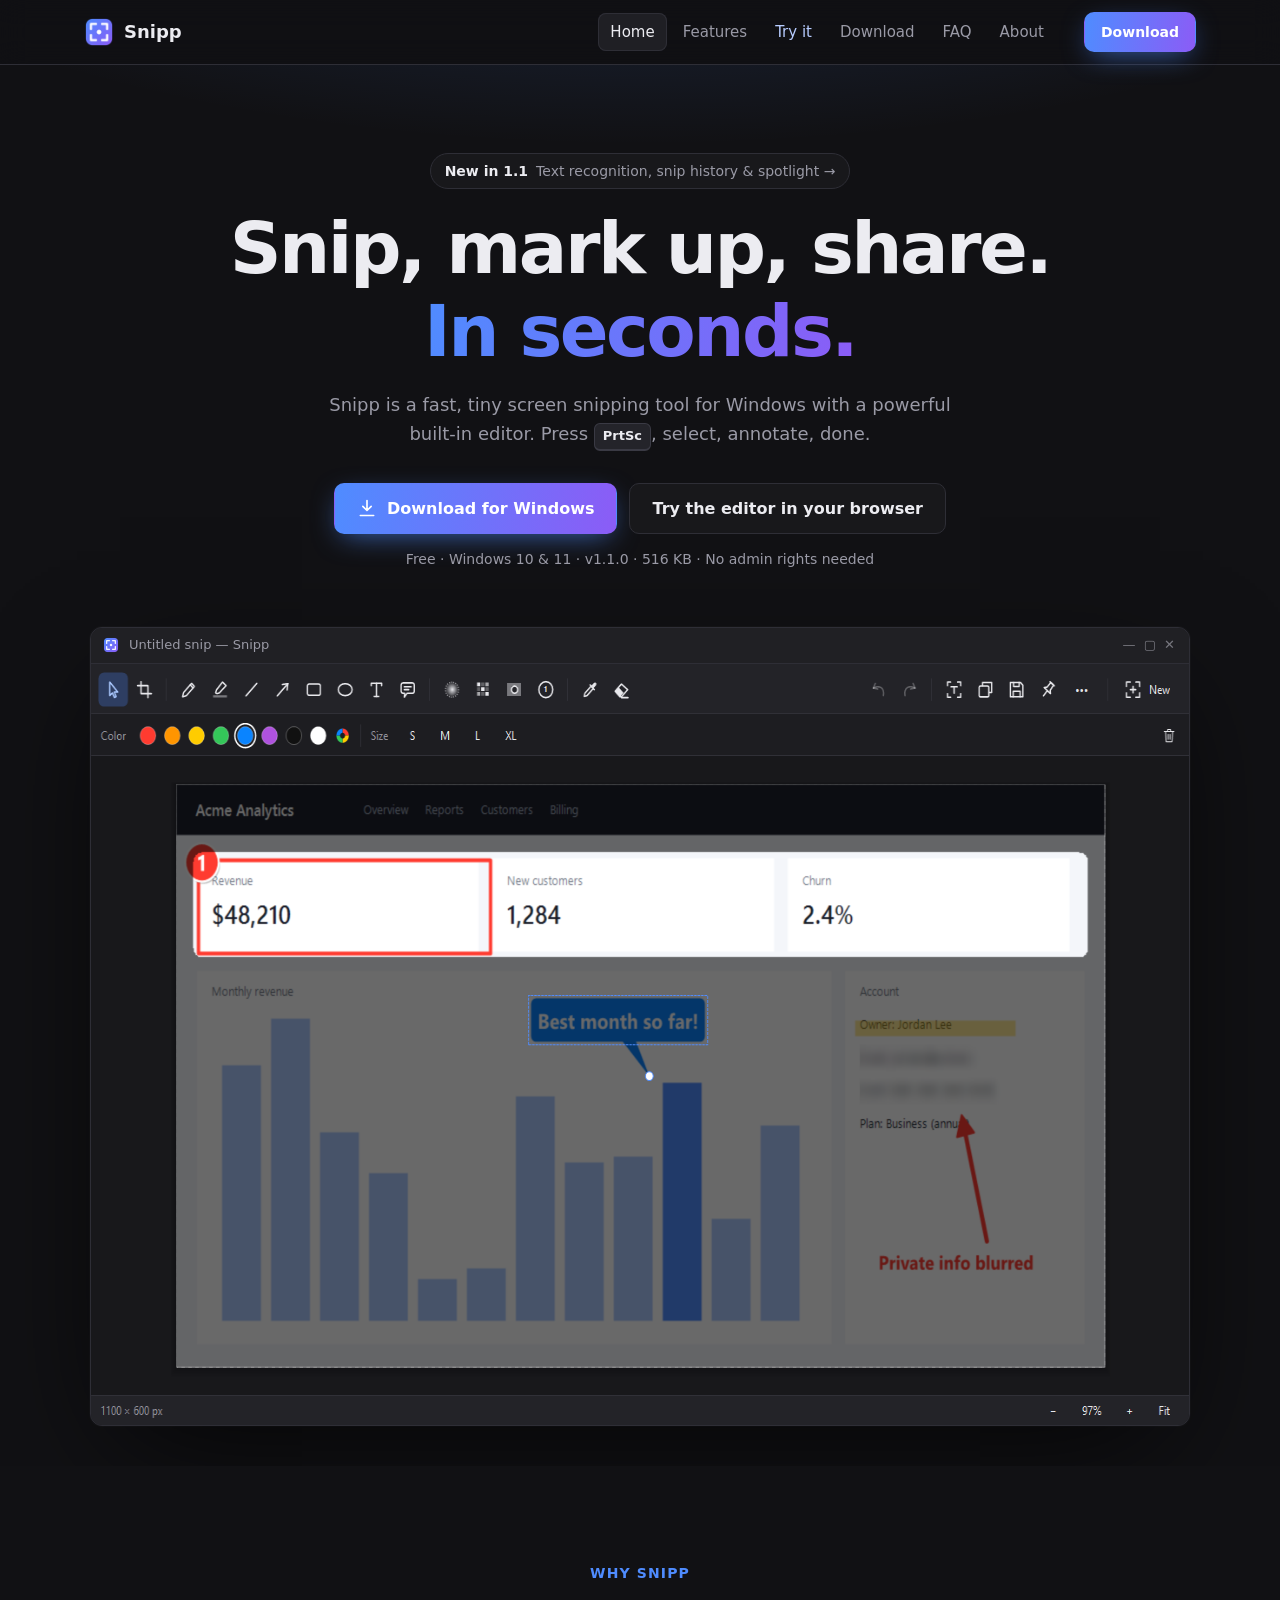
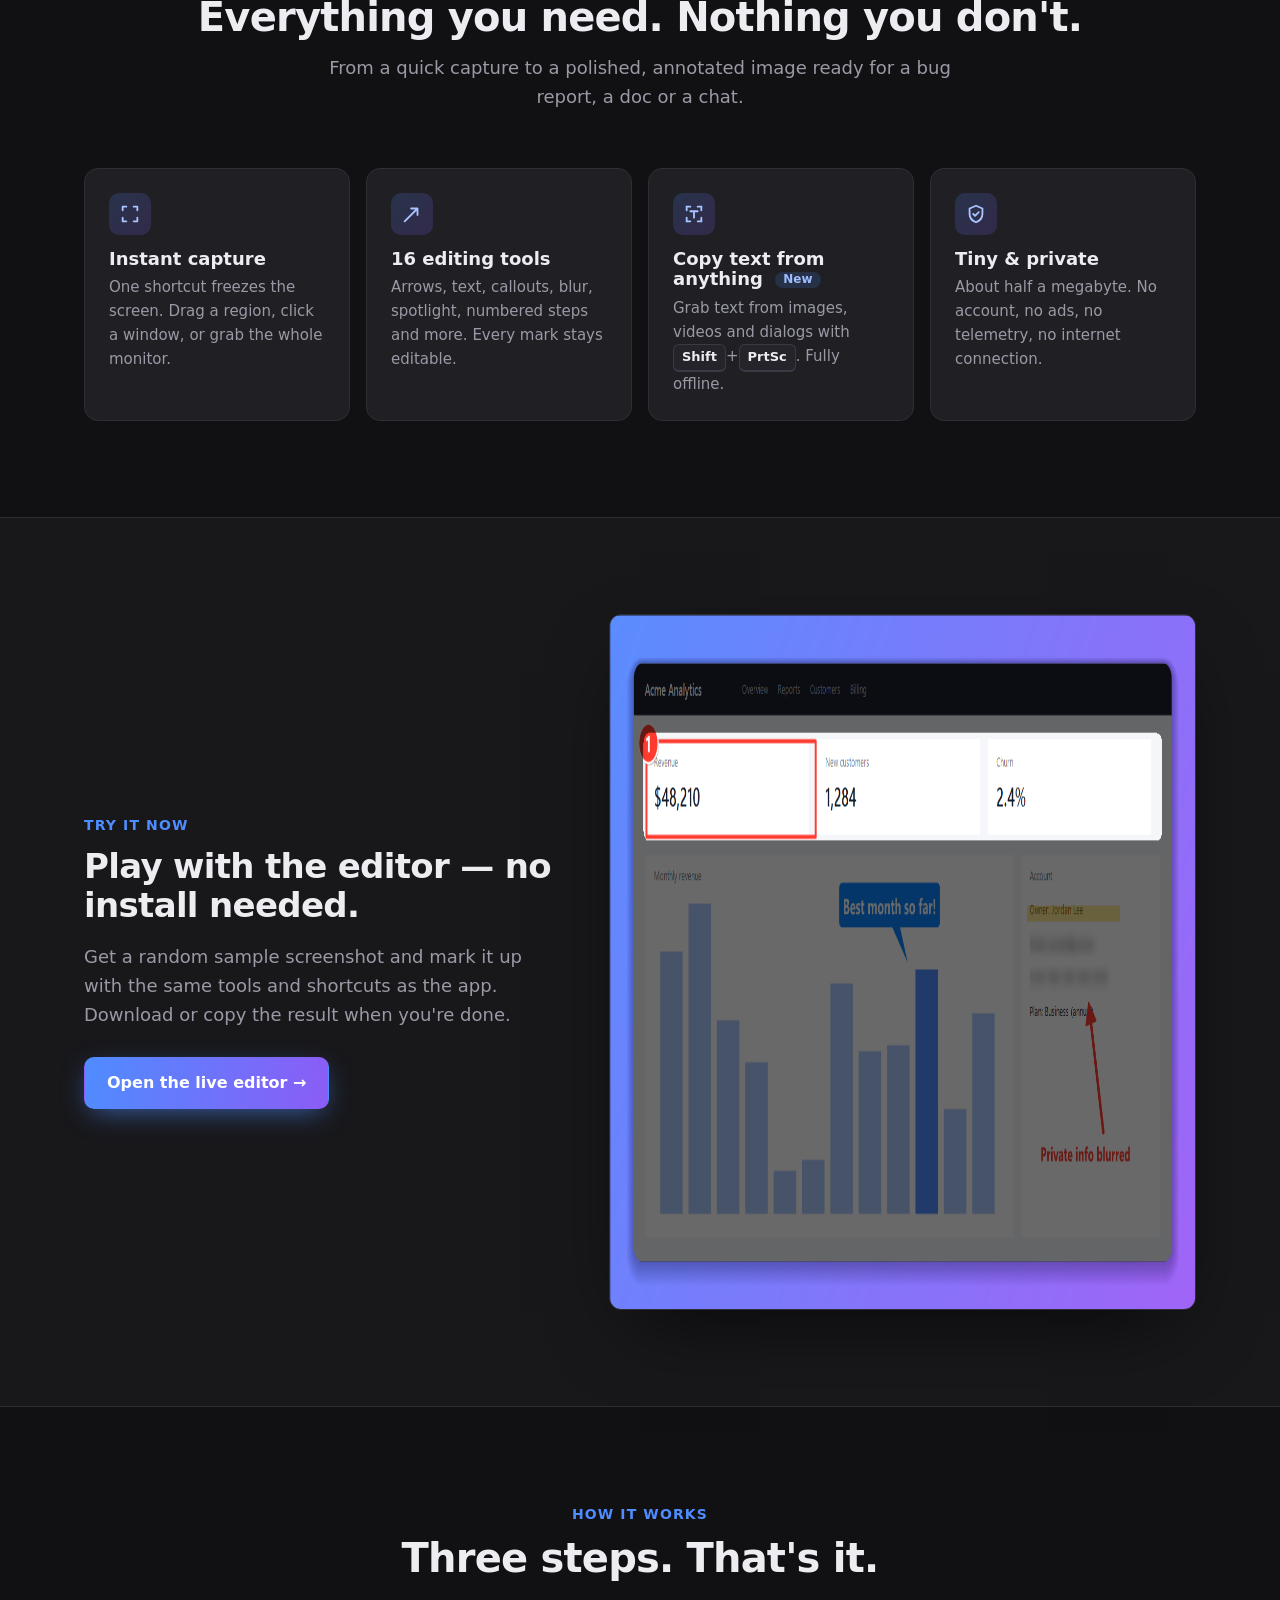
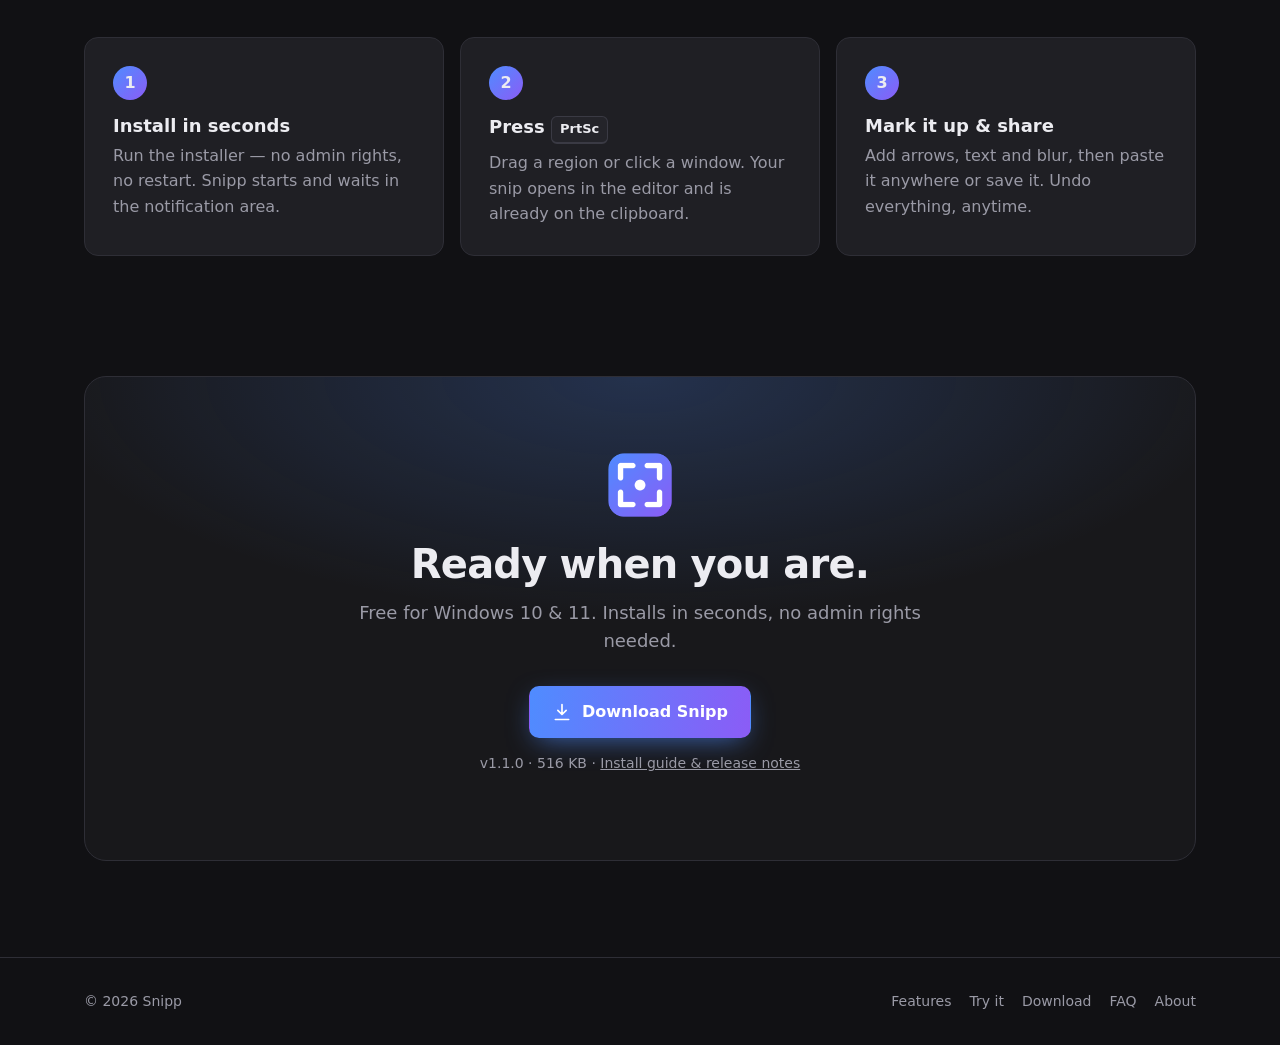
<file: index.html>
<!doctype html>
<html lang="en">
<head>
<meta charset="utf-8">
<meta name="viewport" content="width=device-width, initial-scale=1">
<title>Snipp — Screen snipping for Windows</title>
<meta name="description" content="Snipp is a free, fast screen snipping tool for Windows 10 and 11 with a built-in editor: arrows, text, blur, spotlight, callouts, text recognition, snip history and more.">
<meta name="theme-color" content="#18181b">
<meta property="og:title" content="Snipp — Screen snipping for Windows">
<meta property="og:description" content="Snip, mark up and share in seconds. Free, tiny and fully offline.">
<meta property="og:image" content="assets/framed.png">
<link rel="icon" href="favicon.ico">
<link rel="stylesheet" href="assets/site.css">
<script src="assets/site.js" defer></script>
</head>
<body>

<nav class="top">
  <div class="wrap">
    <a class="brand" href="index.html"><img src="assets/logo.png" alt="">Snipp</a>
    <div class="tabs">
      <a href="index.html" aria-current="page">Home</a>
      <a href="features.html">Features</a>
      <a href="demo.html" class="try">Try it</a>
      <a href="download.html">Download</a>
      <a href="faq.html">FAQ</a>
      <a href="about.html">About</a>
    </div>
    <a class="btn btn-primary btn-sm" href="download.html">Download</a>
    <button class="menu-btn" aria-label="Menu" aria-expanded="false">☰</button>
  </div>
</nav>

<header class="hero">
  <div class="wrap">
    <a class="pill" href="features.html"><b>New in 1.1</b> Text recognition, snip history &amp; spotlight →</a>
    <h1>Snip, mark up, share.<br><span class="grad">In seconds.</span></h1>
    <p class="lead">Snipp is a fast, tiny screen snipping tool for Windows with a powerful built-in editor. Press <kbd>PrtSc</kbd>, select, annotate, done.</p>
    <div class="cta">
      <a class="btn btn-primary" href="downloads/SnippSetup.exe" download>
        <svg viewBox="0 0 24 24" fill="none" stroke="currentColor" stroke-width="2" stroke-linecap="round" stroke-linejoin="round"><path d="M12 3v12m0 0-5-5m5 5 5-5M4 21h16"/></svg>
        Download for Windows
      </a>
      <a class="btn btn-ghost" href="demo.html">Try the editor in your browser</a>
    </div>
    <p class="meta">Free · Windows 10 &amp; 11 · <!--size-->v1.1.0 · 516 KB<!--/size--> · No admin rights needed</p>

    <div class="window">
      <div class="titlebar"><img src="assets/logo.png" alt="">Untitled snip — Snipp<span class="ctl">— ▢ ✕</span></div>
      <img src="assets/editor.png" alt="The Snipp editor with a spotlight, a callout bubble, a numbered step, an arrow and a blurred area on a dashboard screenshot" width="1264" height="761">
    </div>
  </div>
</header>

<section>
  <div class="wrap">
    <div class="section-head">
      <div class="eyebrow">Why Snipp</div>
      <h2>Everything you need. Nothing you don't.</h2>
      <p class="lead">From a quick capture to a polished, annotated image ready for a bug report, a doc or a chat.</p>
    </div>
    <div class="grid">
      <a class="card" href="features.html#capture"><div class="icon"><svg viewBox="0 0 24 24" fill="none" stroke="currentColor" stroke-width="2" stroke-linecap="round" stroke-linejoin="round"><path d="M4 8V4h4M16 4h4v4M20 16v4h-4M8 20H4v-4"/></svg></div><h3>Instant capture</h3><p>One shortcut freezes the screen. Drag a region, click a window, or grab the whole monitor.</p></a>
      <a class="card" href="features.html#editor"><div class="icon"><svg viewBox="0 0 24 24" fill="none" stroke="currentColor" stroke-width="2" stroke-linecap="round" stroke-linejoin="round"><path d="M4 20 18 6M18 6h-7M18 6v7"/></svg></div><h3>16 editing tools</h3><p>Arrows, text, callouts, blur, spotlight, numbered steps and more. Every mark stays editable.</p></a>
      <a class="card" href="features.html#ocr"><div class="icon"><svg viewBox="0 0 24 24" fill="none" stroke="currentColor" stroke-width="2" stroke-linecap="round"><path d="M4 8V4h4M16 4h4v4M20 16v4h-4M8 20H4v-4M8 9h8M12 9v7"/></svg></div><h3>Copy text from anything <span class="tag">New</span></h3><p>Grab text from images, videos and dialogs with <kbd>Shift</kbd>+<kbd>PrtSc</kbd>. Fully offline.</p></a>
      <a class="card" href="about.html"><div class="icon"><svg viewBox="0 0 24 24" fill="none" stroke="currentColor" stroke-width="2" stroke-linecap="round" stroke-linejoin="round"><path d="M12 3 5 6v6c0 4 3 7.5 7 9 4-1.5 7-5 7-9V6z"/><path d="m9 12 2 2 4-4"/></svg></div><h3>Tiny &amp; private</h3><p>About half a megabyte. No account, no ads, no telemetry, no internet connection.</p></a>
    </div>
  </div>
</section>

<section class="band">
  <div class="wrap">
    <div class="split">
      <div class="copy">
        <div class="eyebrow">Try it now</div>
        <h2>Play with the editor — no install needed.</h2>
        <p class="lead">Get a random sample screenshot and mark it up with the same tools and shortcuts as the app. Download or copy the result when you're done.</p>
        <div class="cta" style="justify-content:flex-start;margin-top:28px"><a class="btn btn-primary" href="demo.html">Open the live editor →</a></div>
      </div>
      <a href="demo.html"><img class="shot" src="assets/framed.png" alt="An annotated snip with a frame and shadow" loading="lazy" width="1196" height="696"></a>
    </div>
  </div>
</section>

<section>
  <div class="wrap">
    <div class="section-head">
      <div class="eyebrow">How it works</div>
      <h2>Three steps. That's it.</h2>
    </div>
    <div class="steps">
      <div class="step"><h3>Install in seconds</h3><p>Run the installer — no admin rights, no restart. Snipp starts and waits in the notification area.</p></div>
      <div class="step"><h3>Press <kbd>PrtSc</kbd></h3><p>Drag a region or click a window. Your snip opens in the editor and is already on the clipboard.</p></div>
      <div class="step"><h3>Mark it up &amp; share</h3><p>Add arrows, text and blur, then paste it anywhere or save it. Undo everything, anytime.</p></div>
    </div>
  </div>
</section>

<section class="tight">
  <div class="wrap">
    <div class="download">
      <img src="assets/logo.png" alt="">
      <h2>Ready when you are.</h2>
      <p class="lead">Free for Windows 10 &amp; 11. Installs in seconds, no admin rights needed.</p>
      <a class="btn btn-primary" href="downloads/SnippSetup.exe" download>
        <svg viewBox="0 0 24 24" fill="none" stroke="currentColor" stroke-width="2" stroke-linecap="round" stroke-linejoin="round"><path d="M12 3v12m0 0-5-5m5 5 5-5M4 21h16"/></svg>
        Download Snipp
      </a>
      <p class="meta"><!--size-->v1.1.0 · 516 KB<!--/size--> · <a href="download.html">Install guide &amp; release notes</a></p>
    </div>
  </div>
</section>

<footer>
  <div class="wrap">
    <span>© 2026 Snipp</span>
    <span><a href="features.html">Features</a><a href="demo.html">Try it</a><a href="download.html">Download</a><a href="faq.html">FAQ</a><a href="about.html">About</a></span>
  </div>
</footer>

</body>
</html>
</file>
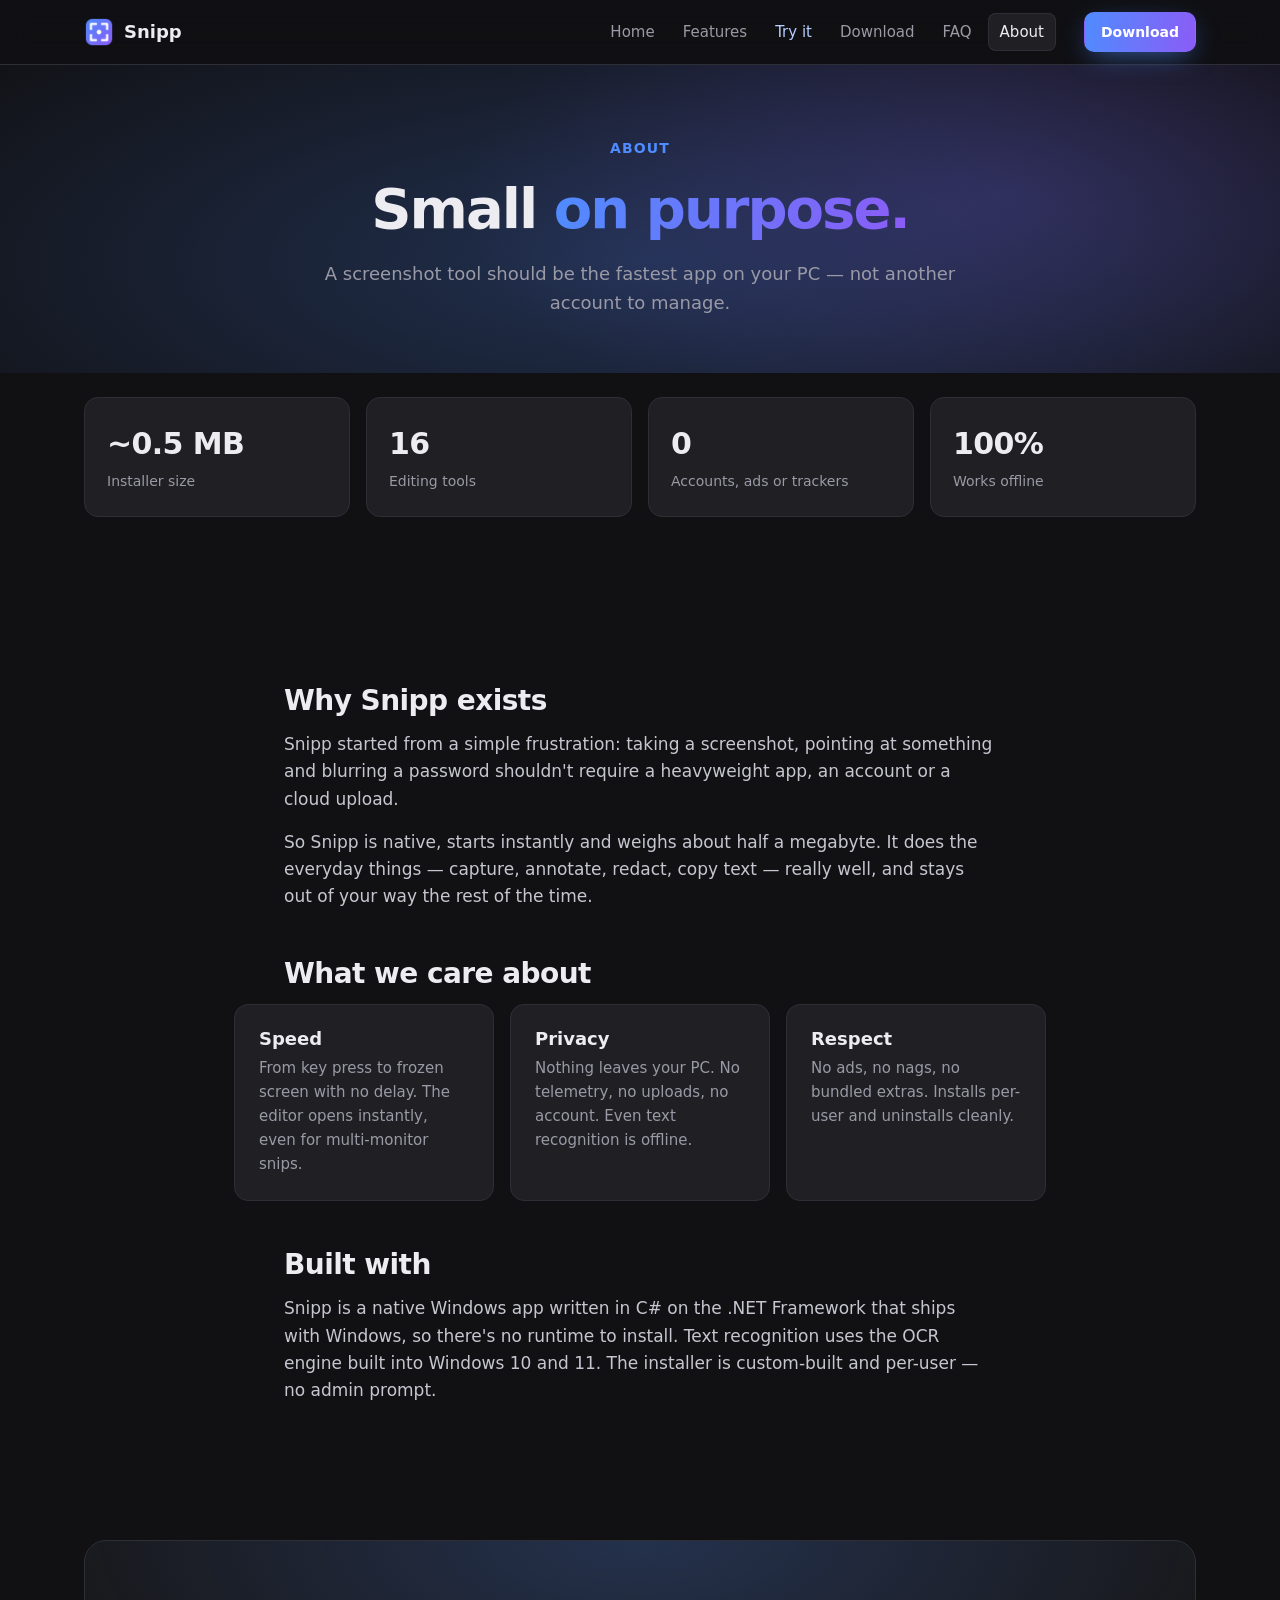
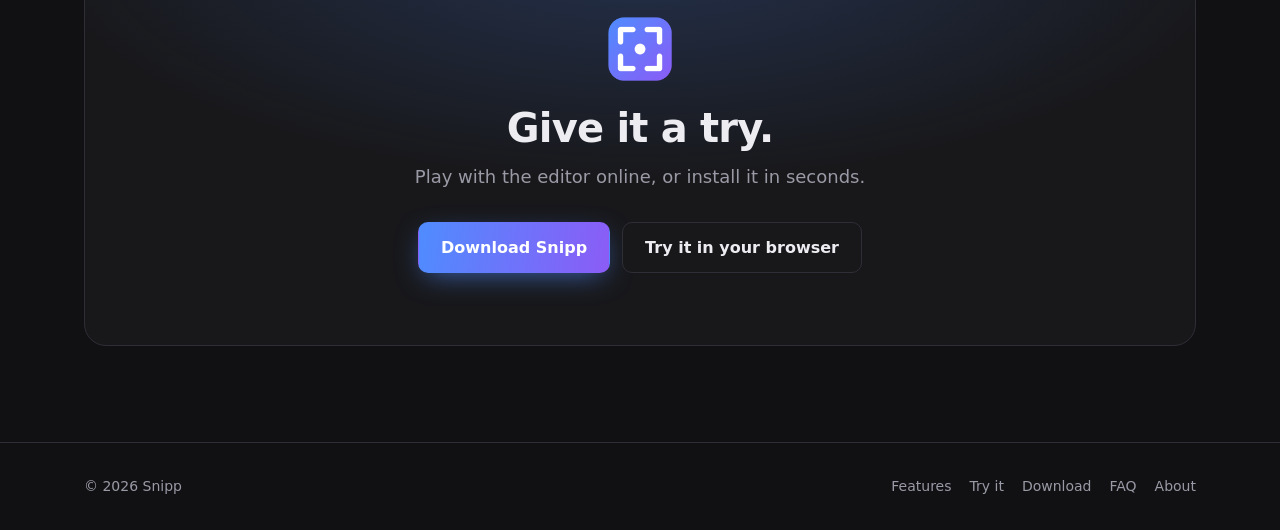
<file: about.html>
<!doctype html>
<html lang="en">
<head>
<meta charset="utf-8">
<meta name="viewport" content="width=device-width, initial-scale=1">
<title>About — Snipp</title>
<meta name="description" content="Why Snipp exists: a small, fast, private screen snipping tool for Windows.">
<meta name="theme-color" content="#18181b">
<link rel="icon" href="favicon.ico">
<link rel="stylesheet" href="assets/site.css">
<script src="assets/site.js" defer></script>
</head>
<body>

<nav class="top">
  <div class="wrap">
    <a class="brand" href="index.html"><img src="assets/logo.png" alt="">Snipp</a>
    <div class="tabs">
      <a href="index.html">Home</a>
      <a href="features.html">Features</a>
      <a href="demo.html" class="try">Try it</a>
      <a href="download.html">Download</a>
      <a href="faq.html">FAQ</a>
      <a href="about.html" aria-current="page">About</a>
    </div>
    <a class="btn btn-primary btn-sm" href="download.html">Download</a>
    <button class="menu-btn" aria-label="Menu" aria-expanded="false">☰</button>
  </div>
</nav>

<header class="hero page-hero">
  <div class="wrap">
    <div class="eyebrow">About</div>
    <h1>Small <span class="grad">on purpose.</span></h1>
    <p class="lead">A screenshot tool should be the fastest app on your PC — not another account to manage.</p>
  </div>
</header>

<section class="tight">
  <div class="wrap">
    <div class="stats">
      <div class="stat"><b>~0.5 MB</b><span>Installer size</span></div>
      <div class="stat"><b>16</b><span>Editing tools</span></div>
      <div class="stat"><b>0</b><span>Accounts, ads or trackers</span></div>
      <div class="stat"><b>100%</b><span>Works offline</span></div>
    </div>
  </div>
</section>

<section class="tight">
  <div class="wrap prose">
    <h2>Why Snipp exists</h2>
    <p>Snipp started from a simple frustration: taking a screenshot, pointing at something and blurring a password shouldn't require a heavyweight app, an account or a cloud upload.</p>
    <p>So Snipp is native, starts instantly and weighs about half a megabyte. It does the everyday things — capture, annotate, redact, copy text — really well, and stays out of your way the rest of the time.</p>

    <h2>What we care about</h2>
  </div>
  <div class="wrap" style="max-width:860px">
    <div class="grid" style="grid-template-columns:repeat(auto-fill,minmax(240px,1fr))">
      <div class="card"><h3 style="margin-top:0">Speed</h3><p>From key press to frozen screen with no delay. The editor opens instantly, even for multi-monitor snips.</p></div>
      <div class="card"><h3 style="margin-top:0">Privacy</h3><p>Nothing leaves your PC. No telemetry, no uploads, no account. Even text recognition is offline.</p></div>
      <div class="card"><h3 style="margin-top:0">Respect</h3><p>No ads, no nags, no bundled extras. Installs per-user and uninstalls cleanly.</p></div>
    </div>
  </div>
  <div class="wrap prose">
    <h2>Built with</h2>
    <p>Snipp is a native Windows app written in C# on the .NET Framework that ships with Windows, so there's no runtime to install. Text recognition uses the OCR engine built into Windows 10 and 11. The installer is custom-built and per-user — no admin prompt.</p>
  </div>
</section>

<section class="tight">
  <div class="wrap">
    <div class="download">
      <img src="assets/logo.png" alt="">
      <h2>Give it a try.</h2>
      <p class="lead">Play with the editor online, or install it in seconds.</p>
      <div class="cta">
        <a class="btn btn-primary" href="download.html">Download Snipp</a>
        <a class="btn btn-ghost" href="demo.html">Try it in your browser</a>
      </div>
    </div>
  </div>
</section>

<footer>
  <div class="wrap">
    <span>© 2026 Snipp</span>
    <span><a href="features.html">Features</a><a href="demo.html">Try it</a><a href="download.html">Download</a><a href="faq.html">FAQ</a><a href="about.html">About</a></span>
  </div>
</footer>

</body>
</html>
</file>
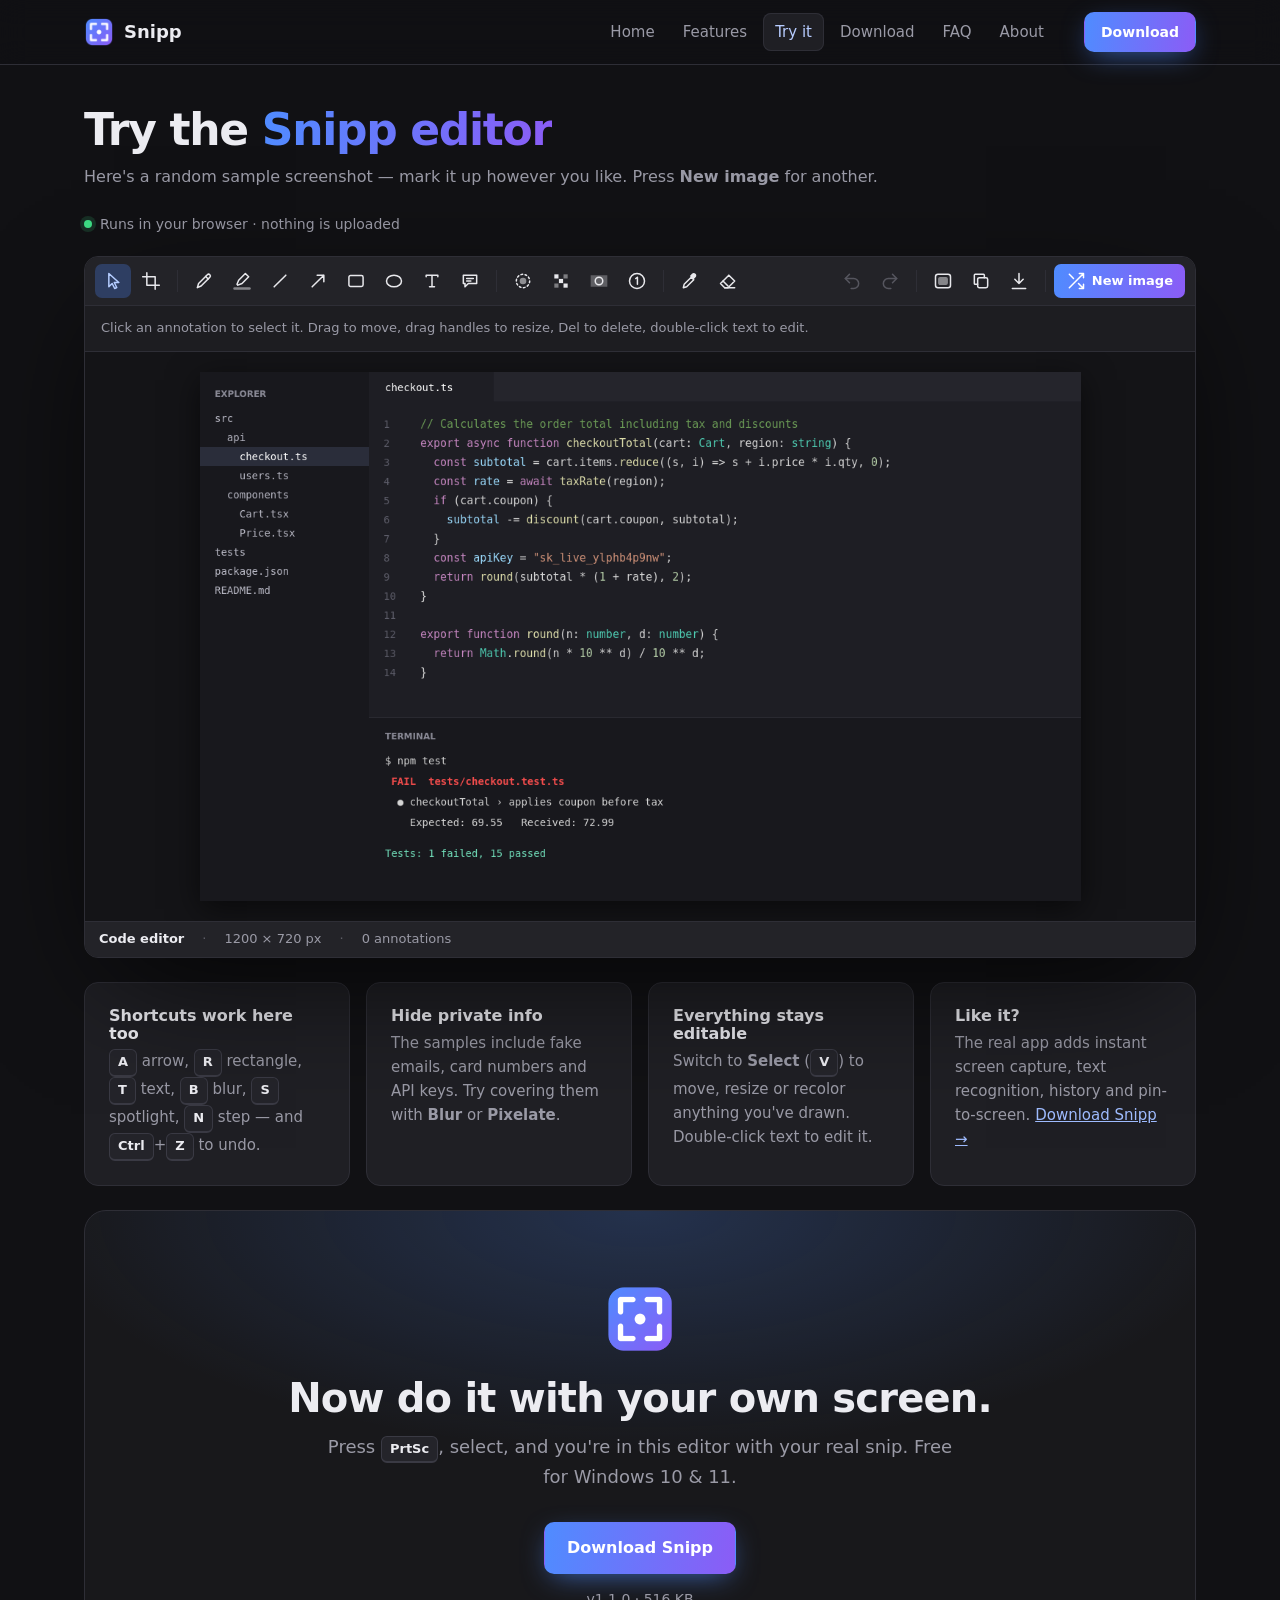
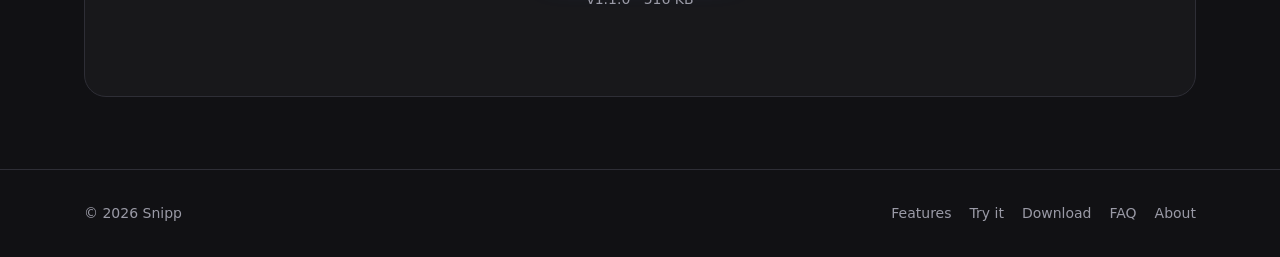
<file: demo.html>
<!doctype html>
<html lang="en">
<head>
<meta charset="utf-8">
<meta name="viewport" content="width=device-width, initial-scale=1">
<title>Try it — Snipp live editor</title>
<meta name="description" content="Try the Snipp editor in your browser: get a random sample screenshot and mark it up with arrows, text, blur, spotlight, callouts and more.">
<meta name="theme-color" content="#18181b">
<link rel="icon" href="favicon.ico">
<link rel="stylesheet" href="assets/site.css">
<script src="assets/site.js" defer></script>
<style>
  .demo-head { padding: 40px 0 20px; display: flex; align-items: end; justify-content: space-between; gap: 24px; flex-wrap: wrap; }
  .demo-head h1 { font-size: clamp(30px, 4.4vw, 44px); letter-spacing: -0.03em; }
  .demo-head p { margin: 8px 0 0; color: var(--muted); }
  .badge { display: inline-flex; align-items: center; gap: 8px; color: var(--muted); font-size: 14px; }
  .badge::before { content: ""; width: 8px; height: 8px; border-radius: 50%; background: #3ddc84; box-shadow: 0 0 0 4px rgba(61,220,132,.15); }

  .editor { border: 1px solid var(--border); border-radius: 14px; overflow: hidden; background: #18181b; box-shadow: 0 40px 120px -30px rgba(0,0,0,.8); display: flex; flex-direction: column; height: min(78vh, 820px); min-height: 520px; position: relative; }
  .ed-bar { display: flex; align-items: center; gap: 2px; padding: 7px 10px; background: #232328; border-bottom: 1px solid var(--border); overflow-x: auto; scrollbar-width: thin; }
  .ed-bar.props { background: #1d1d21; min-height: 46px; }
  .ed-group { display: flex; align-items: center; gap: 2px; }
  .ed-actions { margin-left: auto; padding-left: 16px; }
  .ed-btn { height: 34px; min-width: 34px; padding: 0 8px; display: inline-flex; align-items: center; justify-content: center; gap: 6px; border: 0; border-radius: 7px; background: transparent; color: #e8e8ec; font: 600 13px/1 "Segoe UI", system-ui, sans-serif; cursor: pointer; flex-shrink: 0; transition: background .12s; }
  .ed-btn svg { width: 20px; height: 20px; }
  .ed-btn:hover:not(:disabled) { background: #34343c; }
  .ed-btn.on { background: #2e3e62; color: #b4ccff; }
  .ed-btn:disabled { color: #55555e; cursor: default; }
  .ed-btn.accent { background: linear-gradient(100deg, var(--accent), var(--accent-2)); color: #fff; padding: 0 12px; }
  .ed-btn.accent:hover { filter: brightness(1.1); }
  .ed-btn.push { margin-left: auto; }
  .ed-sep { width: 1px; height: 22px; background: var(--border); margin: 0 6px; flex-shrink: 0; }
  .ed-label { color: var(--muted); font-size: 13px; padding: 0 6px; white-space: nowrap; flex-shrink: 0; }
  .ed-hint { white-space: normal; flex-shrink: 1; min-width: 200px; }
  .ed-swatch { min-width: 30px; width: 30px; padding: 0; position: relative; }
  .ed-swatch::before { content: ""; width: 18px; height: 18px; border-radius: 50%; background: var(--c); box-shadow: inset 0 0 0 1px rgba(255,255,255,.25); }
  .ed-swatch.on { background: transparent; }
  .ed-swatch.on::after { content: ""; position: absolute; inset: 3px; border-radius: 50%; border: 2px solid #fff; }
  .ed-custom::before { background: conic-gradient(#ff3b30, #ffcc00, #34c759, #0a84ff, #af52de, #ff3b30); }
  .ed-custom.on::before { background: var(--c); }
  .ed-custom input { position: absolute; inset: 0; opacity: 0; cursor: pointer; width: 100%; height: 100%; }
  .ed-size i { display: block; border-radius: 50%; background: currentColor; }

  .stage { flex: 1; position: relative; overflow: auto; display: grid; place-items: center; padding: 20px; background: #141417; }
  #canvas { display: block; box-shadow: 0 8px 30px rgba(0,0,0,.55); touch-action: none; background: #fff; }
  .ed-text { position: absolute; z-index: 2; border: 1px dashed var(--accent); outline: 0; resize: none; overflow: hidden; padding: 0; margin: 0; white-space: pre; border-radius: 3px; }
  .ed-status { display: flex; align-items: center; gap: 10px; padding: 7px 14px; border-top: 1px solid var(--border); background: #232328; color: var(--muted); font-size: 13px; white-space: nowrap; overflow: hidden; }
  .ed-status b { color: var(--text); font-weight: 600; }
  .ed-dot { margin: 0 8px; opacity: .5; }
  .toast { position: absolute; left: 50%; bottom: 52px; transform: translate(-50%, 12px); background: #2a2a31; border: 1px solid #3a3a44; color: var(--text); padding: 9px 16px; border-radius: 10px; font-size: 14px; opacity: 0; pointer-events: none; transition: opacity .2s, transform .2s; box-shadow: 0 10px 30px rgba(0,0,0,.5); }
  .toast.show { opacity: 1; transform: translate(-50%, 0); }

  .tips { display: grid; grid-template-columns: repeat(auto-fit, minmax(240px, 1fr)); gap: 16px; margin-top: 24px; }
  .tips .card h3 { margin-top: 0; font-size: 16px; }
  @media (max-width: 700px) { .editor { height: 72vh; } .ed-hint { min-width: 160px; } }
</style>
</head>
<body>

<nav class="top">
  <div class="wrap">
    <a class="brand" href="index.html"><img src="assets/logo.png" alt="">Snipp</a>
    <div class="tabs">
      <a href="index.html">Home</a>
      <a href="features.html">Features</a>
      <a href="demo.html" class="try" aria-current="page">Try it</a>
      <a href="download.html">Download</a>
      <a href="faq.html">FAQ</a>
      <a href="about.html">About</a>
    </div>
    <a class="btn btn-primary btn-sm" href="download.html">Download</a>
    <button class="menu-btn" aria-label="Menu" aria-expanded="false">☰</button>
  </div>
</nav>

<main class="wrap">
  <div class="demo-head">
    <div>
      <h1>Try the <span class="grad">Snipp editor</span></h1>
      <p>Here's a random sample screenshot — mark it up however you like. Press <b>New image</b> for another.</p>
    </div>
    <span class="badge">Runs in your browser · nothing is uploaded</span>
  </div>

  <div class="editor" id="editor">
    <div class="ed-bar" id="toolbar" role="toolbar" aria-label="Tools"></div>
    <div class="ed-bar props" id="props"></div>
    <div class="stage" id="stage"><canvas id="canvas" aria-label="Sample screenshot to annotate"></canvas></div>
    <div class="ed-status" id="status"></div>
    <div class="toast" id="toast" role="status" aria-live="polite"></div>
  </div>

  <div class="tips">
    <div class="card"><h3>Shortcuts work here too</h3><p><kbd>A</kbd> arrow, <kbd>R</kbd> rectangle, <kbd>T</kbd> text, <kbd>B</kbd> blur, <kbd>S</kbd> spotlight, <kbd>N</kbd> step — and <kbd>Ctrl</kbd>+<kbd>Z</kbd> to undo.</p></div>
    <div class="card"><h3>Hide private info</h3><p>The samples include fake emails, card numbers and API keys. Try covering them with <b>Blur</b> or <b>Pixelate</b>.</p></div>
    <div class="card"><h3>Everything stays editable</h3><p>Switch to <b>Select</b> (<kbd>V</kbd>) to move, resize or recolor anything you've drawn. Double-click text to edit it.</p></div>
    <div class="card"><h3>Like it?</h3><p>The real app adds instant screen capture, text recognition, history and pin-to-screen. <a href="download.html" style="color:#9fbcff">Download Snipp →</a></p></div>
  </div>
</main>

<section class="tight" style="padding-bottom:72px">
  <div class="wrap">
    <div class="download">
      <img src="assets/logo.png" alt="">
      <h2>Now do it with your own screen.</h2>
      <p class="lead">Press <kbd>PrtSc</kbd>, select, and you're in this editor with your real snip. Free for Windows 10 &amp; 11.</p>
      <a class="btn btn-primary" href="downloads/SnippSetup.exe" download>Download Snipp</a>
      <p class="meta"><!--size-->v1.1.0 · 516 KB<!--/size--></p>
    </div>
  </div>
</section>

<footer>
  <div class="wrap">
    <span>© 2026 Snipp</span>
    <span><a href="features.html">Features</a><a href="demo.html">Try it</a><a href="download.html">Download</a><a href="faq.html">FAQ</a><a href="about.html">About</a></span>
  </div>
</footer>

<script src="assets/samples.js"></script>
<script src="assets/demo.js"></script>
</body>
</html>
</file>
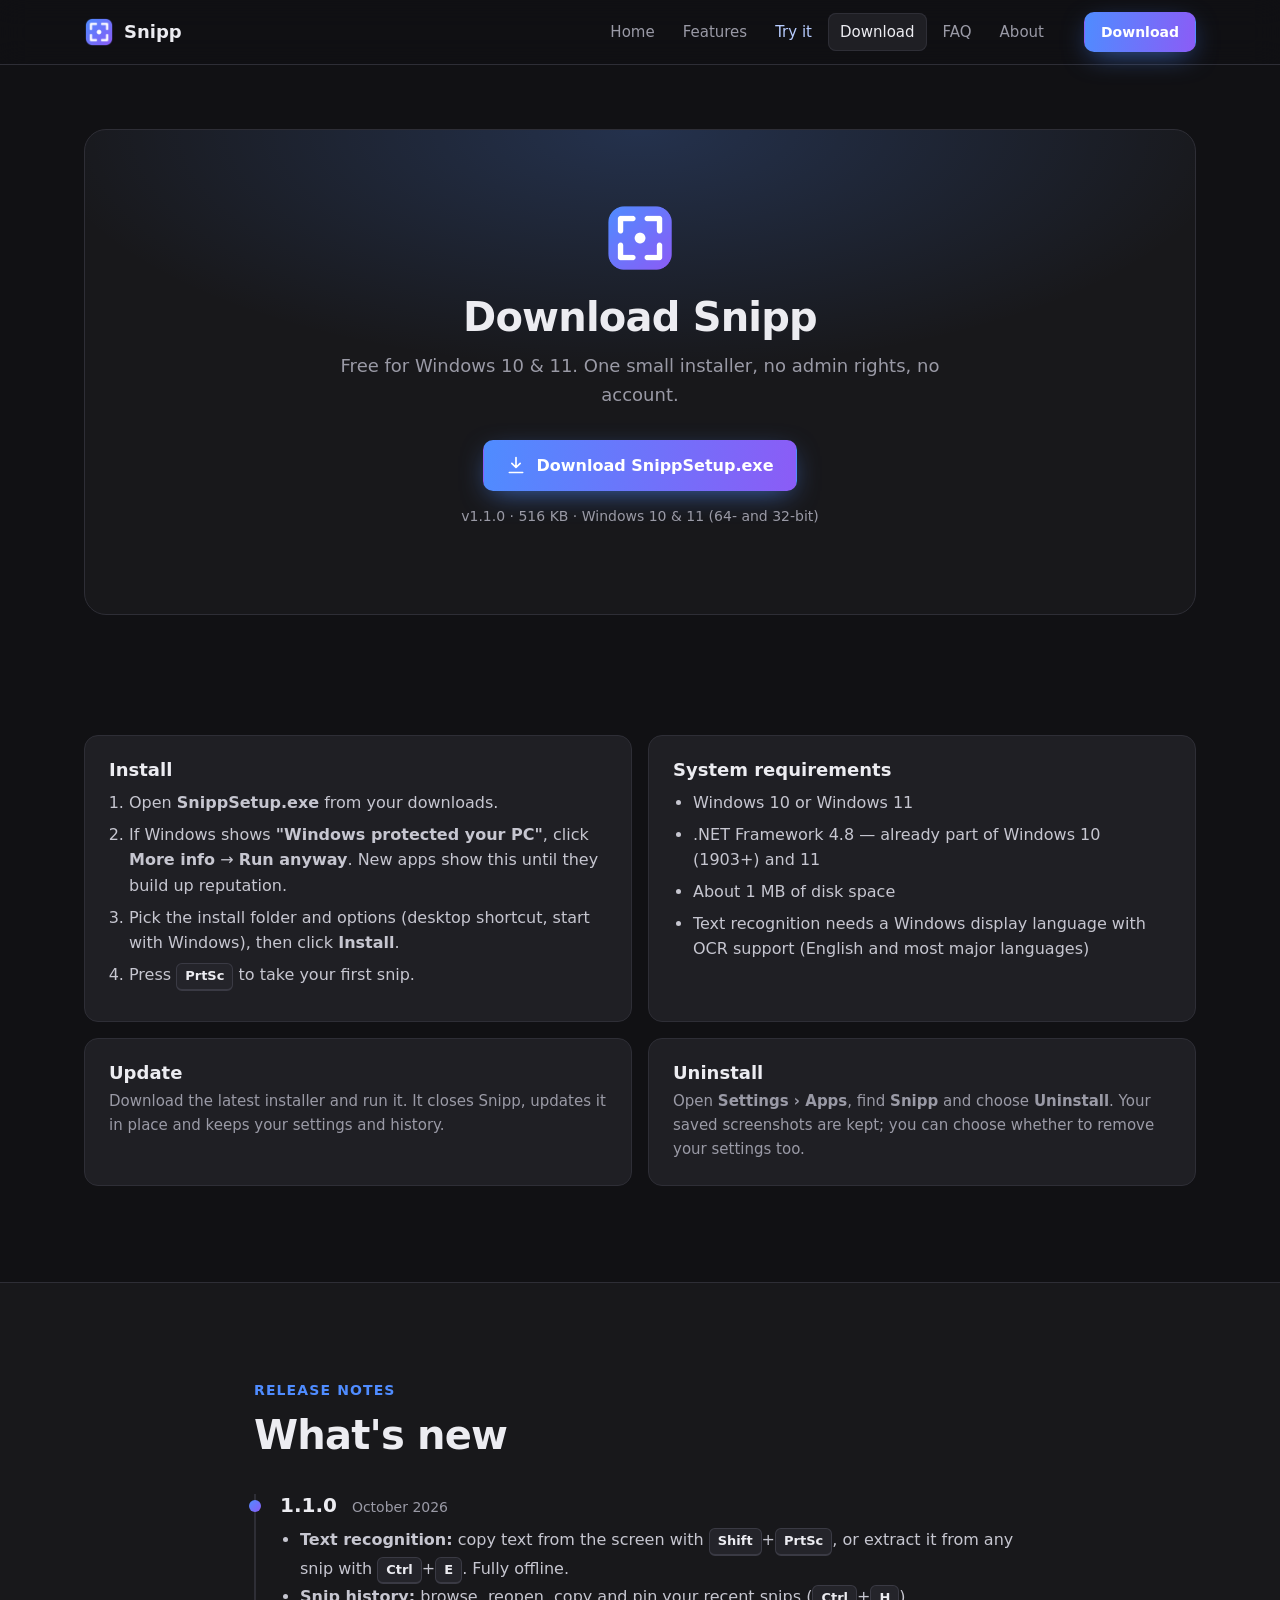
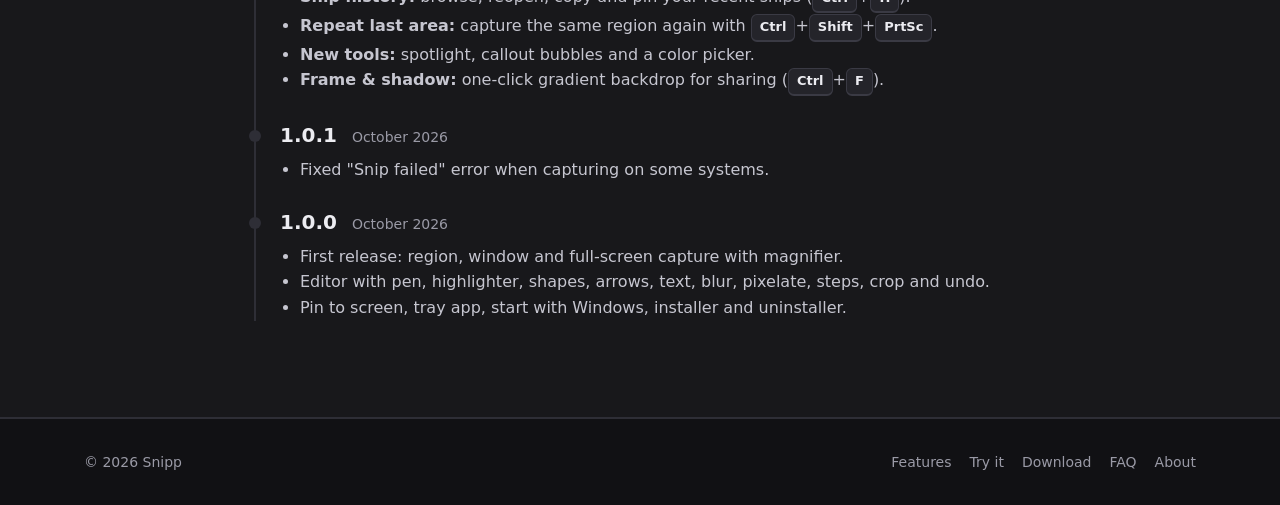
<file: download.html>
<!doctype html>
<html lang="en">
<head>
<meta charset="utf-8">
<meta name="viewport" content="width=device-width, initial-scale=1">
<title>Download — Snipp</title>
<meta name="description" content="Download Snipp for Windows 10 and 11. Installation guide, system requirements and release notes.">
<meta name="theme-color" content="#18181b">
<link rel="icon" href="favicon.ico">
<link rel="stylesheet" href="assets/site.css">
<script src="assets/site.js" defer></script>
</head>
<body>

<nav class="top">
  <div class="wrap">
    <a class="brand" href="index.html"><img src="assets/logo.png" alt="">Snipp</a>
    <div class="tabs">
      <a href="index.html">Home</a>
      <a href="features.html">Features</a>
      <a href="demo.html" class="try">Try it</a>
      <a href="download.html" aria-current="page">Download</a>
      <a href="faq.html">FAQ</a>
      <a href="about.html">About</a>
    </div>
    <a class="btn btn-primary btn-sm" href="downloads/SnippSetup.exe" download>Download</a>
    <button class="menu-btn" aria-label="Menu" aria-expanded="false">☰</button>
  </div>
</nav>

<section style="padding-top:64px">
  <div class="wrap">
    <div class="download">
      <img src="assets/logo.png" alt="">
      <h2>Download Snipp</h2>
      <p class="lead">Free for Windows 10 &amp; 11. One small installer, no admin rights, no account.</p>
      <a class="btn btn-primary" href="downloads/SnippSetup.exe" download>
        <svg viewBox="0 0 24 24" fill="none" stroke="currentColor" stroke-width="2" stroke-linecap="round" stroke-linejoin="round"><path d="M12 3v12m0 0-5-5m5 5 5-5M4 21h16"/></svg>
        Download SnippSetup.exe
      </a>
      <p class="meta"><!--size-->v1.1.0 · 516 KB<!--/size--> · Windows 10 &amp; 11 (64- and 32-bit)</p>
    </div>
  </div>
</section>

<section class="tight">
  <div class="wrap two">
    <div class="card">
      <h3 style="margin-top:0">Install</h3>
      <ol>
        <li>Open <b>SnippSetup.exe</b> from your downloads.</li>
        <li>If Windows shows <b>"Windows protected your PC"</b>, click <b>More info</b> → <b>Run anyway</b>. New apps show this until they build up reputation.</li>
        <li>Pick the install folder and options (desktop shortcut, start with Windows), then click <b>Install</b>.</li>
        <li>Press <kbd>PrtSc</kbd> to take your first snip.</li>
      </ol>
    </div>
    <div class="card">
      <h3 style="margin-top:0">System requirements</h3>
      <ul>
        <li>Windows 10 or Windows 11</li>
        <li>.NET Framework 4.8 — already part of Windows 10 (1903+) and 11</li>
        <li>About 1 MB of disk space</li>
        <li>Text recognition needs a Windows display language with OCR support (English and most major languages)</li>
      </ul>
    </div>
    <div class="card">
      <h3 style="margin-top:0">Update</h3>
      <p>Download the latest installer and run it. It closes Snipp, updates it in place and keeps your settings and history.</p>
    </div>
    <div class="card">
      <h3 style="margin-top:0">Uninstall</h3>
      <p>Open <b>Settings › Apps</b>, find <b>Snipp</b> and choose <b>Uninstall</b>. Your saved screenshots are kept; you can choose whether to remove your settings too.</p>
    </div>
  </div>
</section>

<section id="changelog" class="band">
  <div class="wrap" style="max-width:820px">
    <div class="section-head" style="text-align:left;margin-bottom:36px">
      <div class="eyebrow">Release notes</div>
      <h2>What's new</h2>
    </div>
    <div class="release latest">
      <h3>1.1.0 <span class="date">October 2026</span></h3>
      <ul>
        <li><b>Text recognition:</b> copy text from the screen with <kbd>Shift</kbd>+<kbd>PrtSc</kbd>, or extract it from any snip with <kbd>Ctrl</kbd>+<kbd>E</kbd>. Fully offline.</li>
        <li><b>Snip history:</b> browse, reopen, copy and pin your recent snips (<kbd>Ctrl</kbd>+<kbd>H</kbd>).</li>
        <li><b>Repeat last area:</b> capture the same region again with <kbd>Ctrl</kbd>+<kbd>Shift</kbd>+<kbd>PrtSc</kbd>.</li>
        <li><b>New tools:</b> spotlight, callout bubbles and a color picker.</li>
        <li><b>Frame &amp; shadow:</b> one-click gradient backdrop for sharing (<kbd>Ctrl</kbd>+<kbd>F</kbd>).</li>
      </ul>
    </div>
    <div class="release">
      <h3>1.0.1 <span class="date">October 2026</span></h3>
      <ul><li>Fixed "Snip failed" error when capturing on some systems.</li></ul>
    </div>
    <div class="release" style="padding-bottom:0">
      <h3>1.0.0 <span class="date">October 2026</span></h3>
      <ul>
        <li>First release: region, window and full-screen capture with magnifier.</li>
        <li>Editor with pen, highlighter, shapes, arrows, text, blur, pixelate, steps, crop and undo.</li>
        <li>Pin to screen, tray app, start with Windows, installer and uninstaller.</li>
      </ul>
    </div>
  </div>
</section>

<footer>
  <div class="wrap">
    <span>© 2026 Snipp</span>
    <span><a href="features.html">Features</a><a href="demo.html">Try it</a><a href="download.html">Download</a><a href="faq.html">FAQ</a><a href="about.html">About</a></span>
  </div>
</footer>

</body>
</html>
</file>
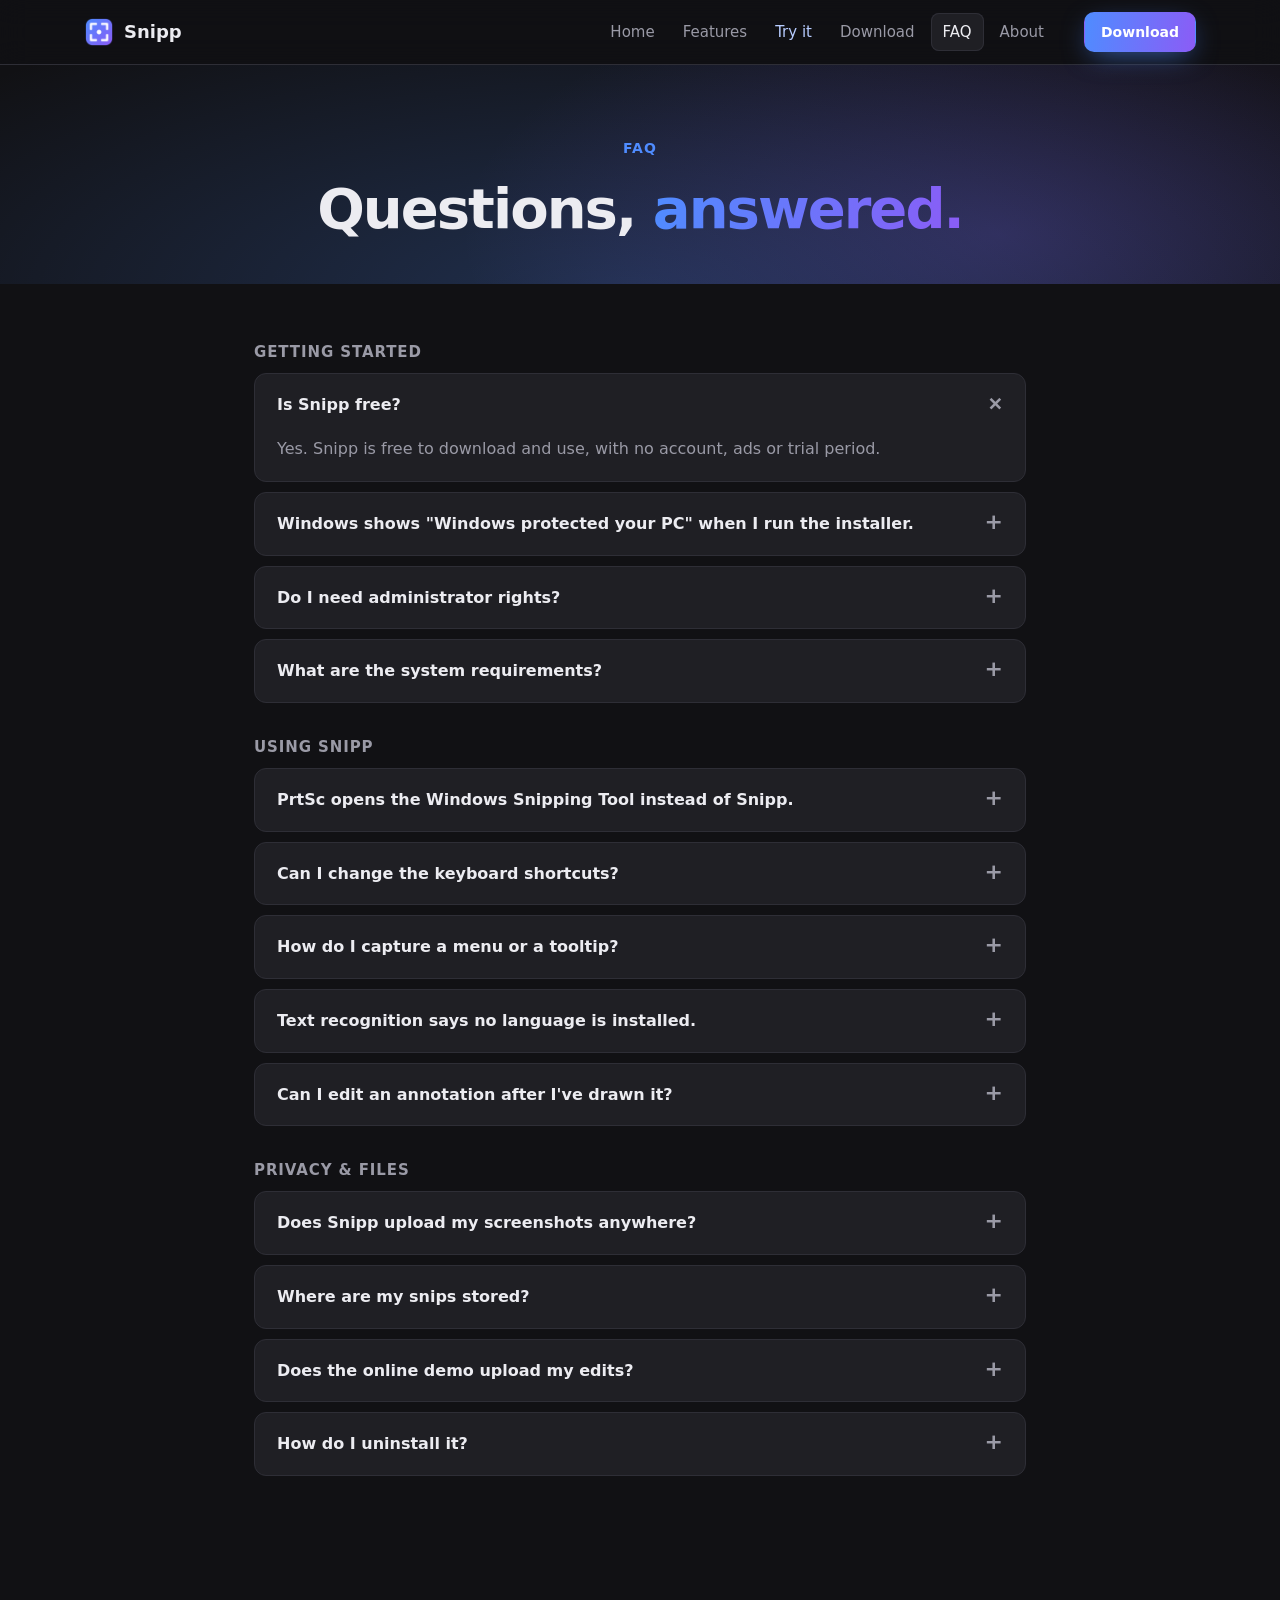
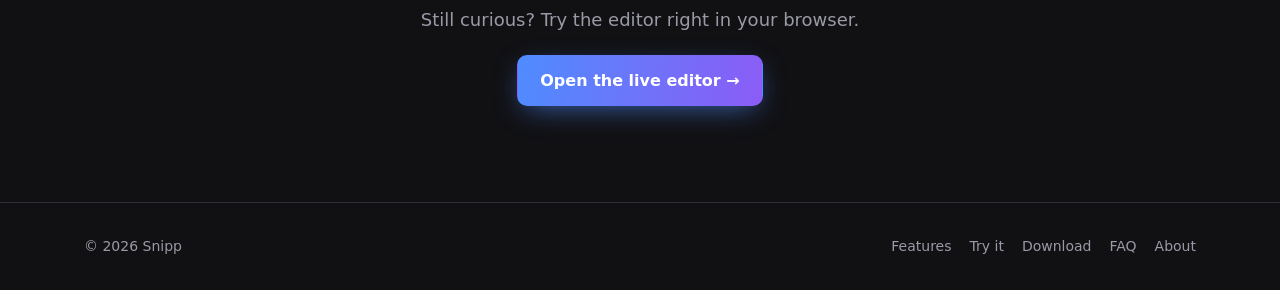
<file: faq.html>
<!doctype html>
<html lang="en">
<head>
<meta charset="utf-8">
<meta name="viewport" content="width=device-width, initial-scale=1">
<title>FAQ — Snipp</title>
<meta name="description" content="Answers to common questions about Snipp: installation, the SmartScreen warning, PrtSc on Windows 11, privacy, text recognition and more.">
<meta name="theme-color" content="#18181b">
<link rel="icon" href="favicon.ico">
<link rel="stylesheet" href="assets/site.css">
<script src="assets/site.js" defer></script>
</head>
<body>

<nav class="top">
  <div class="wrap">
    <a class="brand" href="index.html"><img src="assets/logo.png" alt="">Snipp</a>
    <div class="tabs">
      <a href="index.html">Home</a>
      <a href="features.html">Features</a>
      <a href="demo.html" class="try">Try it</a>
      <a href="download.html">Download</a>
      <a href="faq.html" aria-current="page">FAQ</a>
      <a href="about.html">About</a>
    </div>
    <a class="btn btn-primary btn-sm" href="download.html">Download</a>
    <button class="menu-btn" aria-label="Menu" aria-expanded="false">☰</button>
  </div>
</nav>

<header class="hero page-hero">
  <div class="wrap">
    <div class="eyebrow">FAQ</div>
    <h1>Questions, <span class="grad">answered.</span></h1>
  </div>
</header>

<section class="tight">
  <div class="wrap faq">
    <h3>Getting started</h3>
    <details open><summary>Is Snipp free?</summary><p>Yes. Snipp is free to download and use, with no account, ads or trial period.</p></details>
    <details><summary>Windows shows "Windows protected your PC" when I run the installer.</summary><p>That's Microsoft Defender SmartScreen, which warns about new downloads that haven't built up a reputation yet. Click <b>More info</b>, then <b>Run anyway</b>.</p></details>
    <details><summary>Do I need administrator rights?</summary><p>No. Snipp installs just for your user account, so there's no UAC prompt.</p></details>
    <details><summary>What are the system requirements?</summary><p>Windows 10 or Windows 11. Snipp uses the .NET Framework that's already part of Windows, so there's nothing else to install.</p></details>

    <h3>Using Snipp</h3>
    <details><summary>PrtSc opens the Windows Snipping Tool instead of Snipp.</summary><p>On Windows 11, PrtSc is assigned to the built-in tool by default. Turn off <b>Settings › Accessibility › Keyboard › Use the Print screen key to open screen capture</b>, or choose a different shortcut in Snipp's settings. Snipp tells you when it detects this.</p></details>
    <details><summary>Can I change the keyboard shortcuts?</summary><p>Yes. Right-click the Snipp icon in the notification area, choose <b>Settings</b>, click a shortcut box and press the new combination.</p></details>
    <details><summary>How do I capture a menu or a tooltip?</summary><p>Use <b>Snip with delay</b> from the tray menu (3, 5 or 10 seconds), open the menu, and wait — or simply press the shortcut while the menu is open; the screen is frozen instantly.</p></details>
    <details><summary>Text recognition says no language is installed.</summary><p>Windows' OCR engine uses your display languages. Add a language with OCR support in <b>Settings › Time &amp; language › Language</b> (English and most major languages qualify).</p></details>
    <details><summary>Can I edit an annotation after I've drawn it?</summary><p>Yes. Choose the Select tool (<kbd>V</kbd>), click the annotation, then move it, drag its handles, change its color or size, or press <kbd>Del</kbd>. Double-click text to edit it.</p></details>

    <h3>Privacy &amp; files</h3>
    <details><summary>Does Snipp upload my screenshots anywhere?</summary><p>No. Snipp never connects to the internet. Snips stay on your PC — on the clipboard, in the folder you choose, and in your local history (which you can turn off or clear). Text recognition also runs entirely offline.</p></details>
    <details><summary>Where are my snips stored?</summary><p>Saved snips go to <b>Pictures\Snipp</b> by default (changeable in Settings). Recent-snip history lives in <b>%LOCALAPPDATA%\Snipp\History</b> and keeps the last 50 by default.</p></details>
    <details><summary>Does the online demo upload my edits?</summary><p>No. The <a href="demo.html">Try it</a> editor runs entirely in your browser. Sample images are generated on the page and nothing you draw is sent anywhere.</p></details>
    <details><summary>How do I uninstall it?</summary><p>Open <b>Settings › Apps</b>, find Snipp and choose <b>Uninstall</b>. Your saved screenshots are kept; you can choose whether to remove your settings too.</p></details>
  </div>
</section>

<section class="tight">
  <div class="wrap center">
    <p class="lead" style="margin:0 auto 20px">Still curious? Try the editor right in your browser.</p>
    <a class="btn btn-primary" href="demo.html">Open the live editor →</a>
  </div>
</section>

<footer>
  <div class="wrap">
    <span>© 2026 Snipp</span>
    <span><a href="features.html">Features</a><a href="demo.html">Try it</a><a href="download.html">Download</a><a href="faq.html">FAQ</a><a href="about.html">About</a></span>
  </div>
</footer>

</body>
</html>
</file>
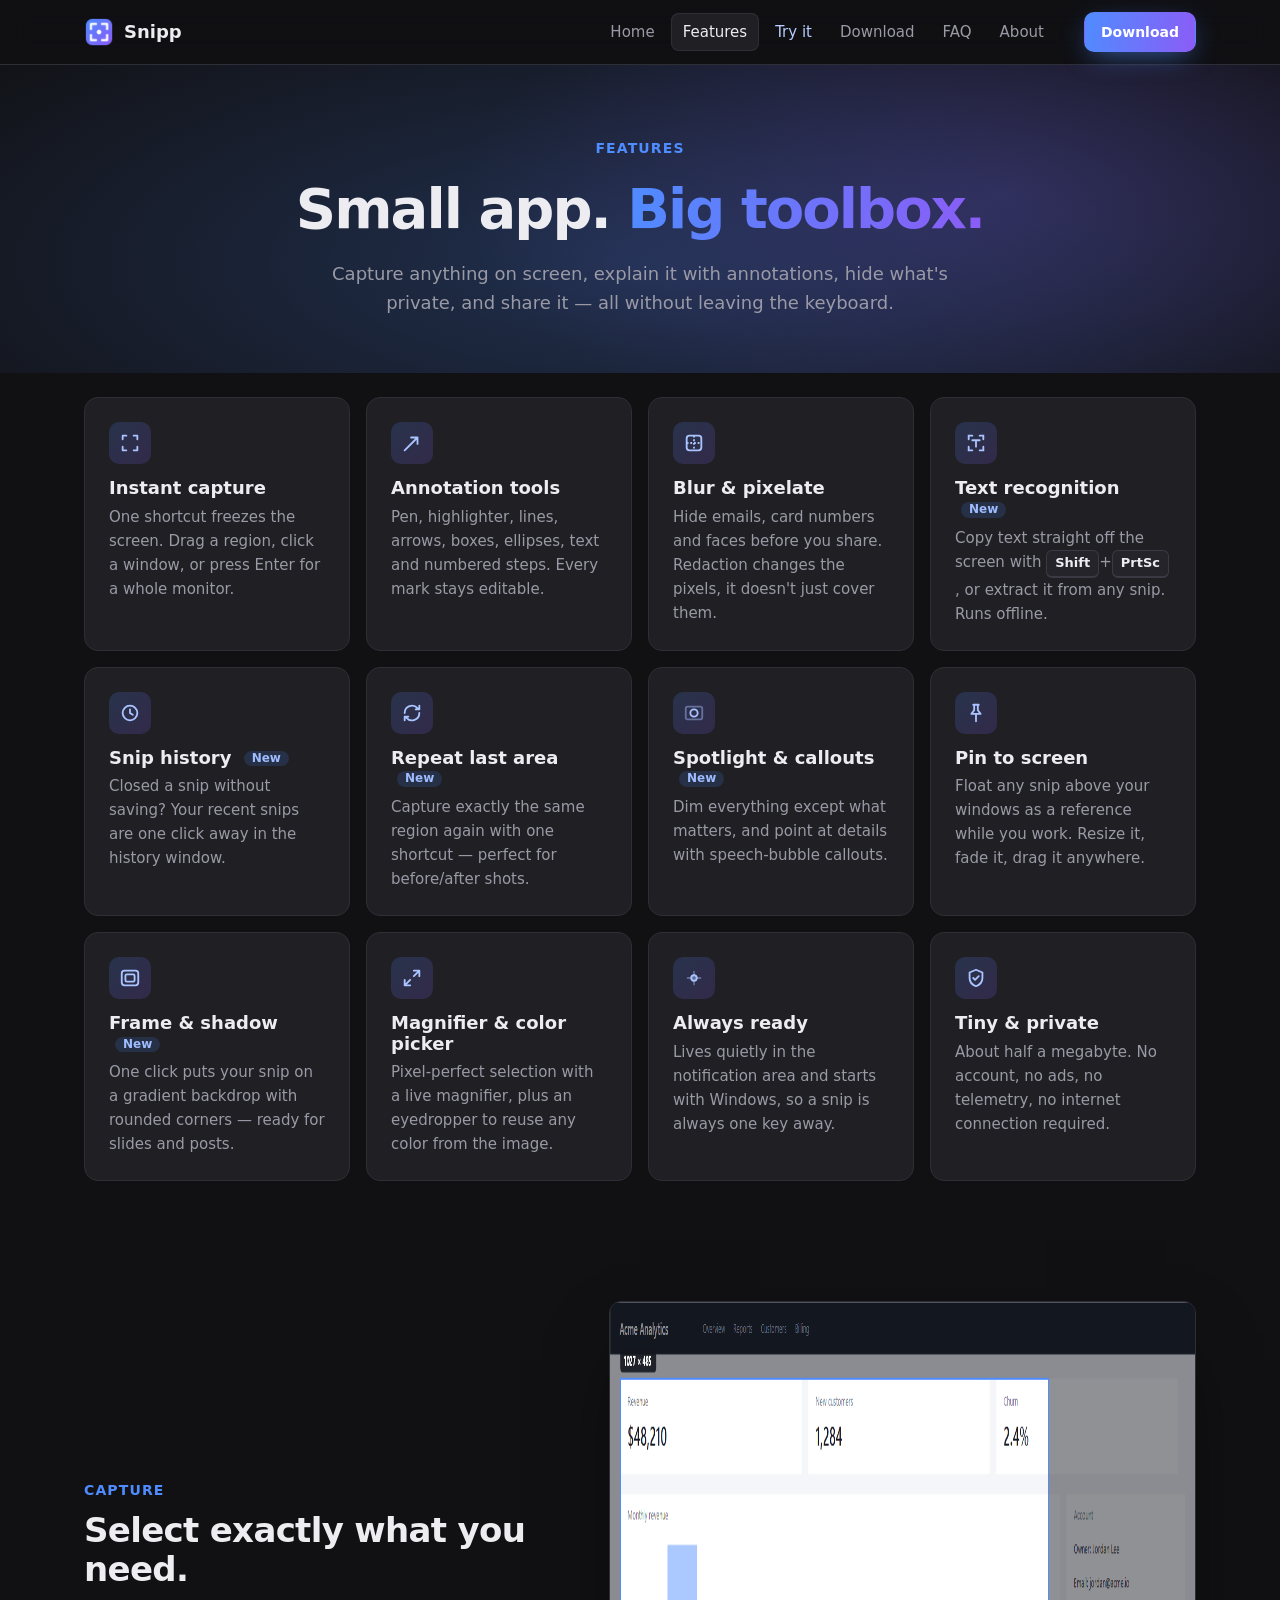
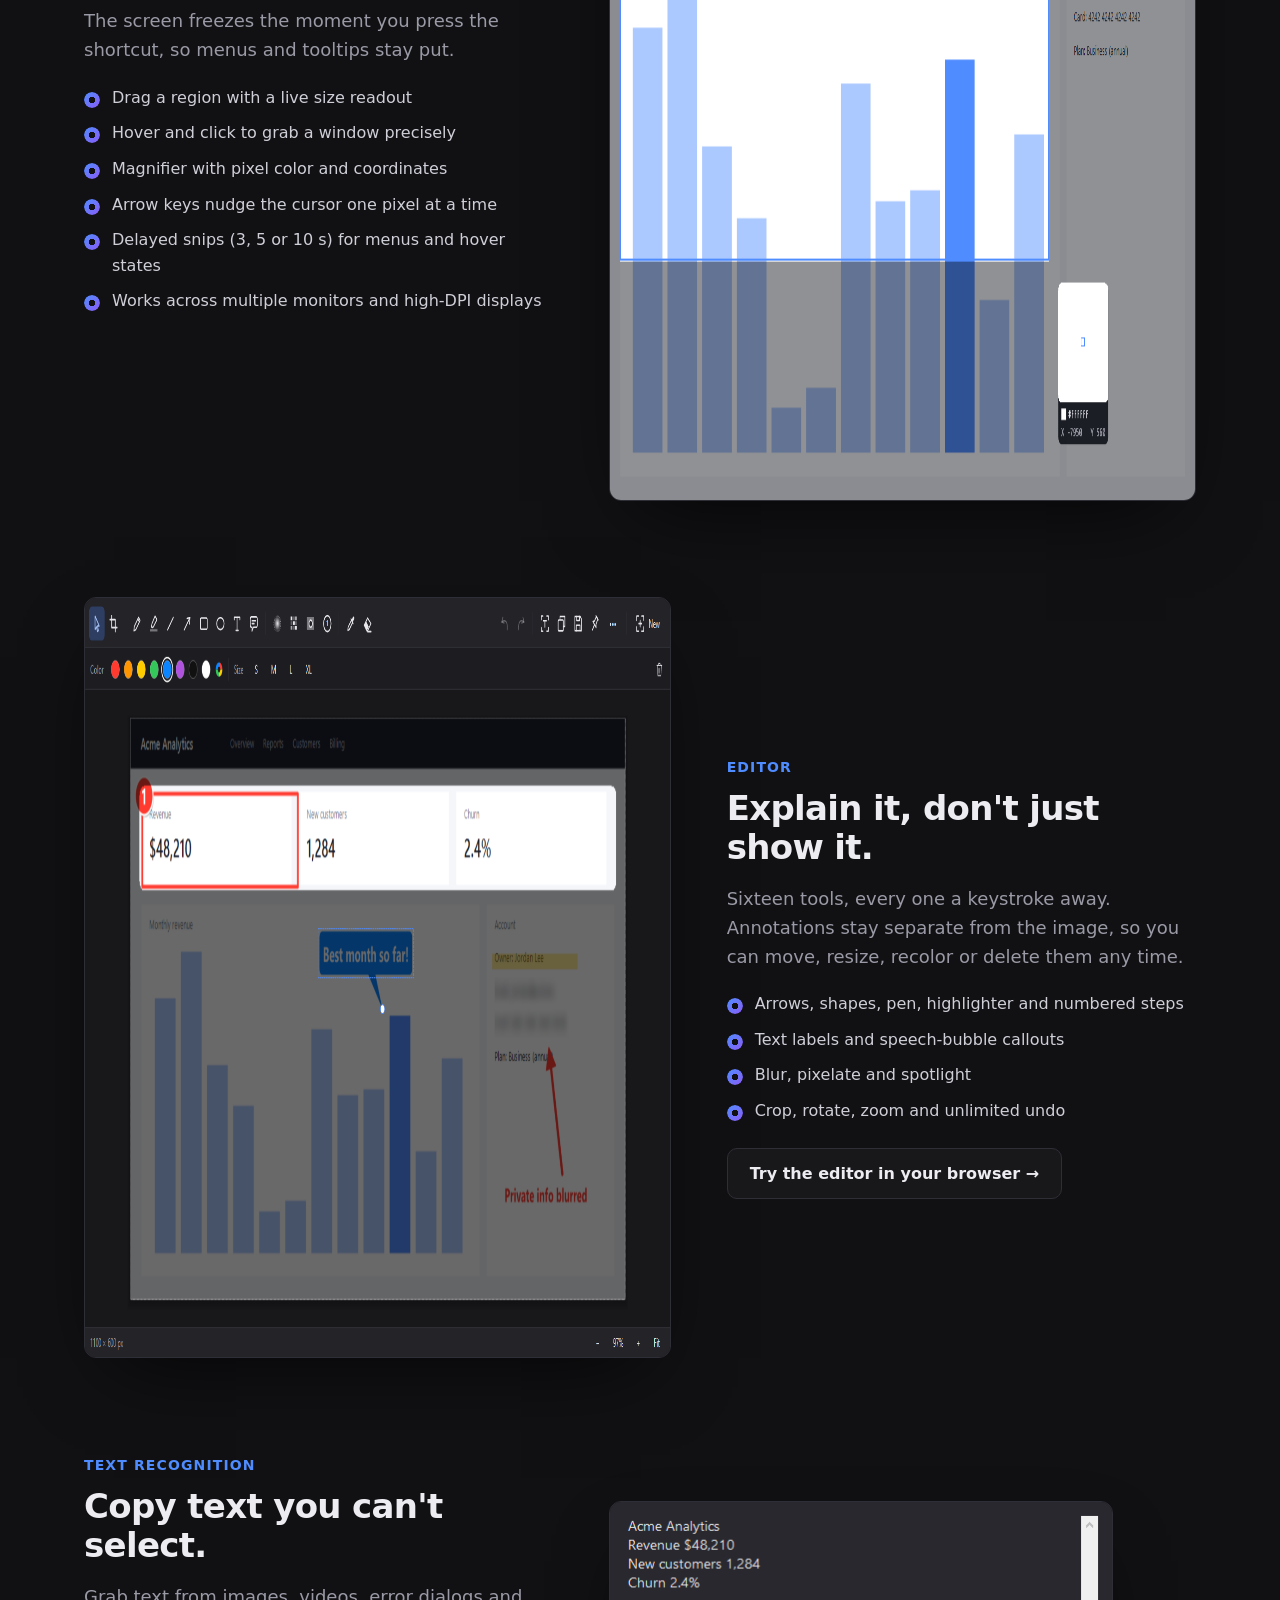
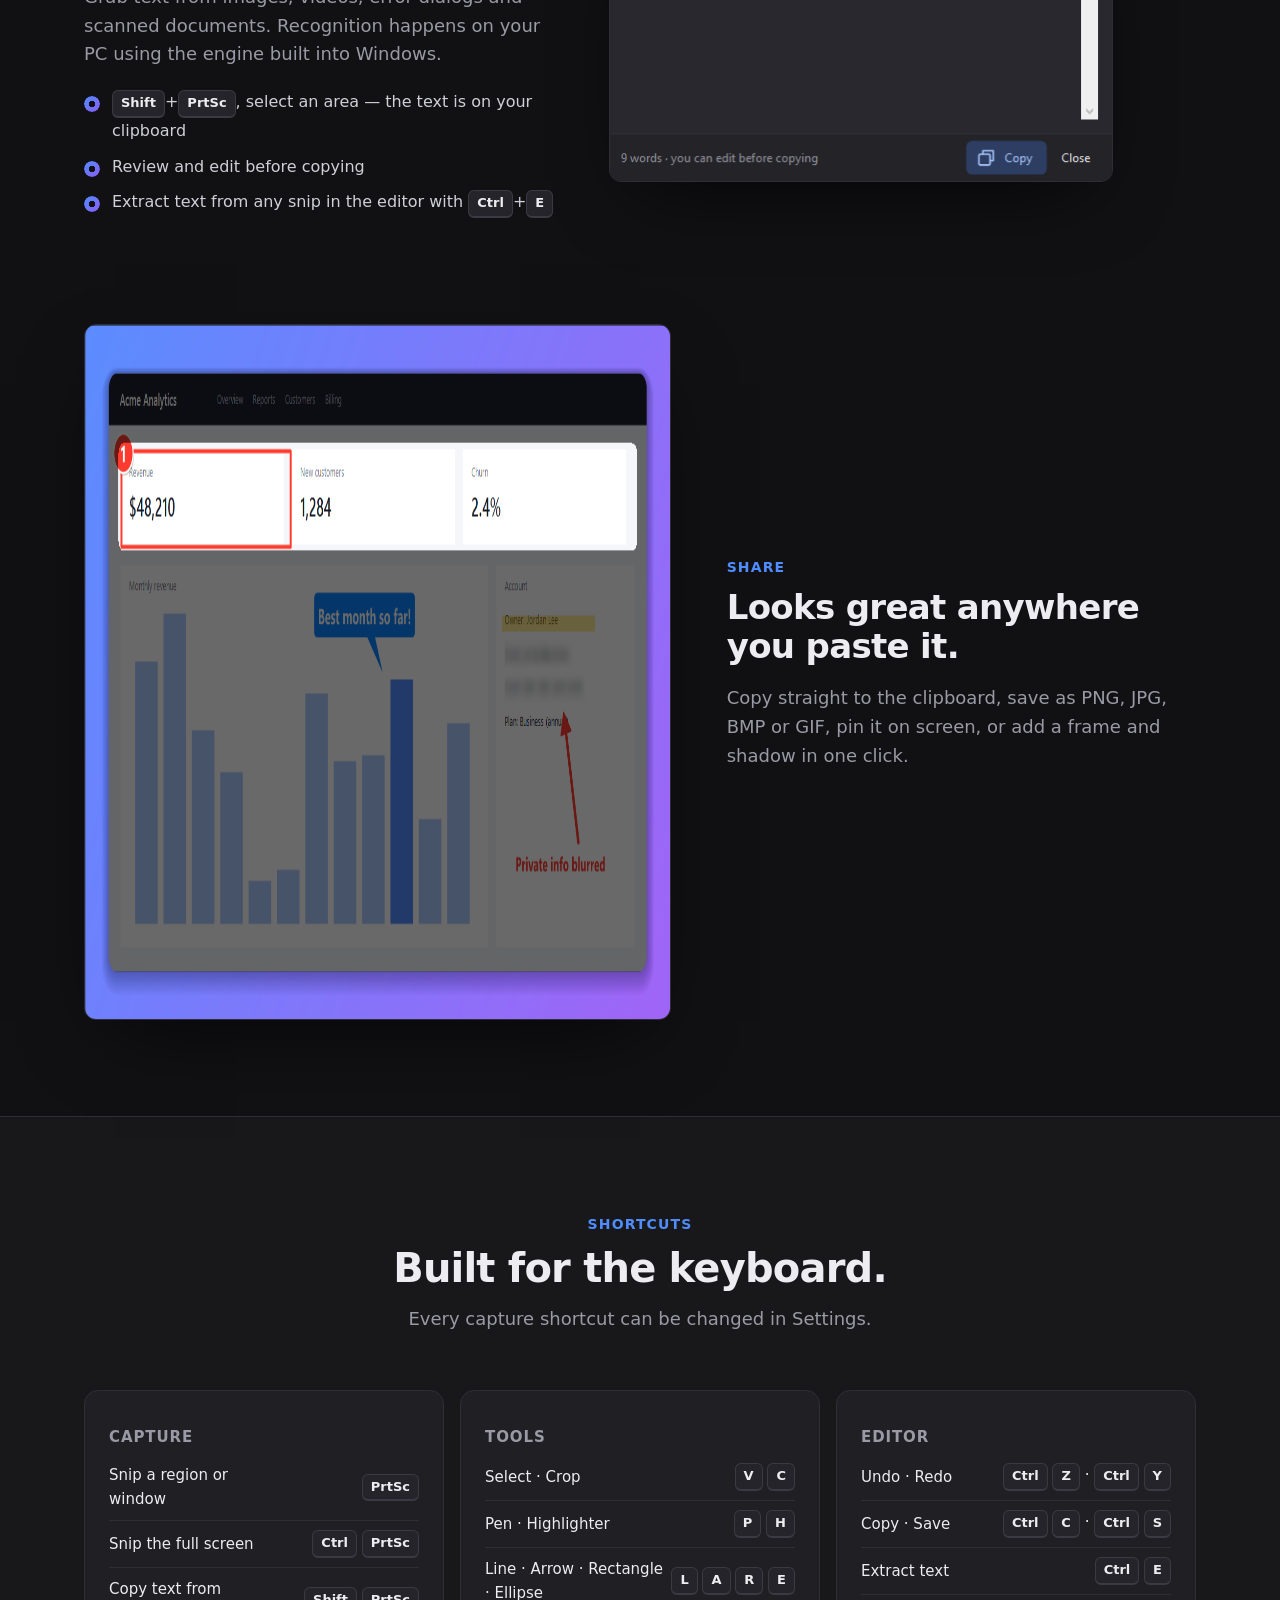
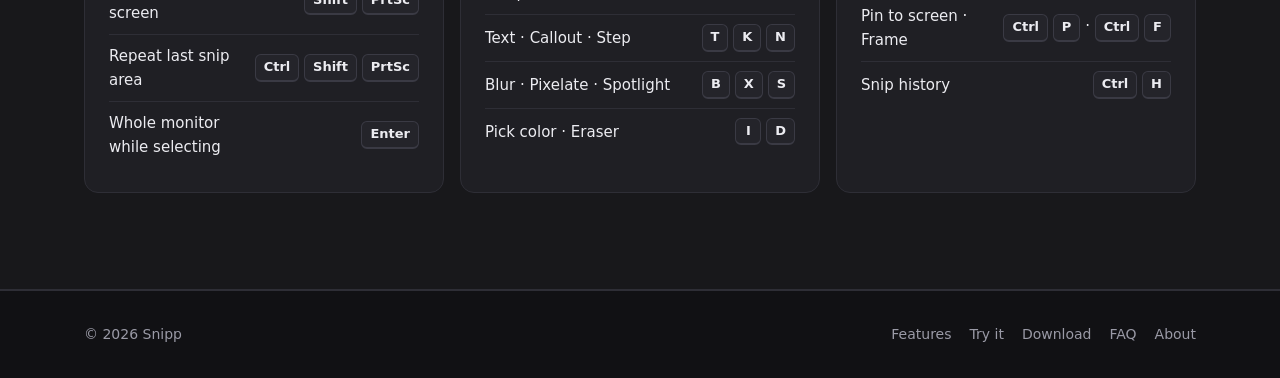
<file: features.html>
<!doctype html>
<html lang="en">
<head>
<meta charset="utf-8">
<meta name="viewport" content="width=device-width, initial-scale=1">
<title>Features — Snipp</title>
<meta name="description" content="Everything Snipp can do: instant capture, 16 editing tools, blur and pixelate, text recognition, snip history, spotlight, callouts, pin to screen and more.">
<meta name="theme-color" content="#18181b">
<link rel="icon" href="favicon.ico">
<link rel="stylesheet" href="assets/site.css">
<script src="assets/site.js" defer></script>
</head>
<body>

<nav class="top">
  <div class="wrap">
    <a class="brand" href="index.html"><img src="assets/logo.png" alt="">Snipp</a>
    <div class="tabs">
      <a href="index.html">Home</a>
      <a href="features.html" aria-current="page">Features</a>
      <a href="demo.html" class="try">Try it</a>
      <a href="download.html">Download</a>
      <a href="faq.html">FAQ</a>
      <a href="about.html">About</a>
    </div>
    <a class="btn btn-primary btn-sm" href="download.html">Download</a>
    <button class="menu-btn" aria-label="Menu" aria-expanded="false">☰</button>
  </div>
</nav>

<header class="hero page-hero">
  <div class="wrap">
    <div class="eyebrow">Features</div>
    <h1>Small app. <span class="grad">Big toolbox.</span></h1>
    <p class="lead">Capture anything on screen, explain it with annotations, hide what's private, and share it — all without leaving the keyboard.</p>
  </div>
</header>

<section class="tight">
  <div class="wrap">
    <div class="grid">
      <div class="card"><div class="icon"><svg viewBox="0 0 24 24" fill="none" stroke="currentColor" stroke-width="2" stroke-linecap="round" stroke-linejoin="round"><path d="M4 8V4h4M16 4h4v4M20 16v4h-4M8 20H4v-4"/></svg></div><h3>Instant capture</h3><p>One shortcut freezes the screen. Drag a region, click a window, or press Enter for a whole monitor.</p></div>
      <div class="card"><div class="icon"><svg viewBox="0 0 24 24" fill="none" stroke="currentColor" stroke-width="2" stroke-linecap="round" stroke-linejoin="round"><path d="M4 20 18 6M18 6h-7M18 6v7"/></svg></div><h3>Annotation tools</h3><p>Pen, highlighter, lines, arrows, boxes, ellipses, text and numbered steps. Every mark stays editable.</p></div>
      <div class="card"><div class="icon"><svg viewBox="0 0 24 24" fill="none" stroke="currentColor" stroke-width="2"><rect x="4" y="4" width="16" height="16" rx="3"/><path d="M4 12h16M12 4v16" stroke-dasharray="2 2"/></svg></div><h3>Blur &amp; pixelate</h3><p>Hide emails, card numbers and faces before you share. Redaction changes the pixels, it doesn't just cover them.</p></div>
      <div class="card"><div class="icon"><svg viewBox="0 0 24 24" fill="none" stroke="currentColor" stroke-width="2" stroke-linecap="round"><path d="M4 8V4h4M16 4h4v4M20 16v4h-4M8 20H4v-4M8 9h8M12 9v7"/></svg></div><h3>Text recognition <span class="tag">New</span></h3><p>Copy text straight off the screen with <kbd>Shift</kbd>+<kbd>PrtSc</kbd>, or extract it from any snip. Runs offline.</p></div>
      <div class="card"><div class="icon"><svg viewBox="0 0 24 24" fill="none" stroke="currentColor" stroke-width="2" stroke-linecap="round"><circle cx="12" cy="12" r="8"/><path d="M12 8v4l3 2"/></svg></div><h3>Snip history <span class="tag">New</span></h3><p>Closed a snip without saving? Your recent snips are one click away in the history window.</p></div>
      <div class="card"><div class="icon"><svg viewBox="0 0 24 24" fill="none" stroke="currentColor" stroke-width="2" stroke-linecap="round" stroke-linejoin="round"><path d="M4 12a8 8 0 0 1 14-5.3M20 4v4h-4M20 12a8 8 0 0 1-14 5.3M4 20v-4h4"/></svg></div><h3>Repeat last area <span class="tag">New</span></h3><p>Capture exactly the same region again with one shortcut — perfect for before/after shots.</p></div>
      <div class="card"><div class="icon"><svg viewBox="0 0 24 24" fill="none" stroke="currentColor" stroke-width="2"><rect x="3" y="5" width="18" height="14" rx="2" opacity=".45"/><circle cx="12" cy="12" r="4"/></svg></div><h3>Spotlight &amp; callouts <span class="tag">New</span></h3><p>Dim everything except what matters, and point at details with speech-bubble callouts.</p></div>
      <div class="card"><div class="icon"><svg viewBox="0 0 24 24" fill="none" stroke="currentColor" stroke-width="2" stroke-linecap="round" stroke-linejoin="round"><path d="M9 3h6M10 3v6l-3 4h10l-3-4V3M12 13v8"/></svg></div><h3>Pin to screen</h3><p>Float any snip above your windows as a reference while you work. Resize it, fade it, drag it anywhere.</p></div>
      <div class="card"><div class="icon"><svg viewBox="0 0 24 24" fill="none" stroke="currentColor" stroke-width="2"><rect x="3" y="4" width="18" height="16" rx="3"/><rect x="7" y="8" width="10" height="8" rx="1.5"/></svg></div><h3>Frame &amp; shadow <span class="tag">New</span></h3><p>One click puts your snip on a gradient backdrop with rounded corners — ready for slides and posts.</p></div>
      <div class="card"><div class="icon"><svg viewBox="0 0 24 24" fill="none" stroke="currentColor" stroke-width="2" stroke-linecap="round" stroke-linejoin="round"><path d="M10 14 4 20M4 14v6h6M14 10l6-6M20 10V4h-6"/></svg></div><h3>Magnifier &amp; color picker</h3><p>Pixel-perfect selection with a live magnifier, plus an eyedropper to reuse any color from the image.</p></div>
      <div class="card"><div class="icon"><svg viewBox="0 0 24 24" fill="none" stroke="currentColor" stroke-width="2" stroke-linecap="round"><path d="M5 12h14M12 5v14" opacity=".4"/><circle cx="12" cy="12" r="3"/></svg></div><h3>Always ready</h3><p>Lives quietly in the notification area and starts with Windows, so a snip is always one key away.</p></div>
      <div class="card"><div class="icon"><svg viewBox="0 0 24 24" fill="none" stroke="currentColor" stroke-width="2" stroke-linecap="round" stroke-linejoin="round"><path d="M12 3 5 6v6c0 4 3 7.5 7 9 4-1.5 7-5 7-9V6z"/><path d="m9 12 2 2 4-4"/></svg></div><h3>Tiny &amp; private</h3><p>About half a megabyte. No account, no ads, no telemetry, no internet connection required.</p></div>
    </div>
  </div>
</section>

<section style="padding-top:24px">
  <div class="wrap">
    <div class="split" id="capture">
      <div class="copy">
        <div class="eyebrow">Capture</div>
        <h2>Select exactly what you need.</h2>
        <p class="lead">The screen freezes the moment you press the shortcut, so menus and tooltips stay put.</p>
        <ul class="ticks">
          <li>Drag a region with a live size readout</li>
          <li>Hover and click to grab a window precisely</li>
          <li>Magnifier with pixel color and coordinates</li>
          <li>Arrow keys nudge the cursor one pixel at a time</li>
          <li>Delayed snips (3, 5 or 10 s) for menus and hover states</li>
          <li>Works across multiple monitors and high-DPI displays</li>
        </ul>
      </div>
      <img class="shot" src="assets/overlay.png" alt="Selecting a region of the screen, with the size label and magnifier" loading="lazy" width="1400" height="800">
    </div>

    <div class="split rev" id="editor">
      <div class="copy">
        <div class="eyebrow">Editor</div>
        <h2>Explain it, don't just show it.</h2>
        <p class="lead">Sixteen tools, every one a keystroke away. Annotations stay separate from the image, so you can move, resize, recolor or delete them any time.</p>
        <ul class="ticks">
          <li>Arrows, shapes, pen, highlighter and numbered steps</li>
          <li>Text labels and speech-bubble callouts</li>
          <li>Blur, pixelate and spotlight</li>
          <li>Crop, rotate, zoom and unlimited undo</li>
        </ul>
        <div class="cta" style="justify-content:flex-start;margin-top:24px"><a class="btn btn-ghost" href="demo.html">Try the editor in your browser →</a></div>
      </div>
      <img class="shot" src="assets/editor.png" alt="The Snipp editor with annotations" loading="lazy" width="1264" height="761">
    </div>

    <div class="split" id="ocr">
      <div class="copy">
        <div class="eyebrow">Text recognition</div>
        <h2>Copy text you can't select.</h2>
        <p class="lead">Grab text from images, videos, error dialogs and scanned documents. Recognition happens on your PC using the engine built into Windows.</p>
        <ul class="ticks">
          <li><kbd>Shift</kbd>+<kbd>PrtSc</kbd>, select an area — the text is on your clipboard</li>
          <li>Review and edit before copying</li>
          <li>Extract text from any snip in the editor with <kbd>Ctrl</kbd>+<kbd>E</kbd></li>
        </ul>
      </div>
      <img class="shot" src="assets/text.png" alt="The extracted text window showing recognized text ready to copy" loading="lazy" width="504" height="281">
    </div>

    <div class="split rev" id="share">
      <div class="copy">
        <div class="eyebrow">Share</div>
        <h2>Looks great anywhere you paste it.</h2>
        <p class="lead">Copy straight to the clipboard, save as PNG, JPG, BMP or GIF, pin it on screen, or add a frame and shadow in one click.</p>
      </div>
      <img class="shot" src="assets/framed.png" alt="An annotated snip framed on a blue and purple gradient with a soft shadow" loading="lazy" width="1196" height="696">
    </div>
  </div>
</section>

<section id="shortcuts" class="band">
  <div class="wrap">
    <div class="section-head">
      <div class="eyebrow">Shortcuts</div>
      <h2>Built for the keyboard.</h2>
      <p class="lead">Every capture shortcut can be changed in Settings.</p>
    </div>
    <div class="keys">
      <div class="card">
        <h3>Capture</h3>
        <table>
          <tr><td>Snip a region or window</td><td><kbd>PrtSc</kbd></td></tr>
          <tr><td>Snip the full screen</td><td><kbd>Ctrl</kbd> <kbd>PrtSc</kbd></td></tr>
          <tr><td>Copy text from screen</td><td><kbd>Shift</kbd> <kbd>PrtSc</kbd></td></tr>
          <tr><td>Repeat last snip area</td><td><kbd>Ctrl</kbd> <kbd>Shift</kbd> <kbd>PrtSc</kbd></td></tr>
          <tr><td>Whole monitor while selecting</td><td><kbd>Enter</kbd></td></tr>
        </table>
      </div>
      <div class="card">
        <h3>Tools</h3>
        <table>
          <tr><td>Select · Crop</td><td><kbd>V</kbd> <kbd>C</kbd></td></tr>
          <tr><td>Pen · Highlighter</td><td><kbd>P</kbd> <kbd>H</kbd></td></tr>
          <tr><td>Line · Arrow · Rectangle · Ellipse</td><td><kbd>L</kbd> <kbd>A</kbd> <kbd>R</kbd> <kbd>E</kbd></td></tr>
          <tr><td>Text · Callout · Step</td><td><kbd>T</kbd> <kbd>K</kbd> <kbd>N</kbd></td></tr>
          <tr><td>Blur · Pixelate · Spotlight</td><td><kbd>B</kbd> <kbd>X</kbd> <kbd>S</kbd></td></tr>
          <tr><td>Pick color · Eraser</td><td><kbd>I</kbd> <kbd>D</kbd></td></tr>
        </table>
      </div>
      <div class="card">
        <h3>Editor</h3>
        <table>
          <tr><td>Undo · Redo</td><td><kbd>Ctrl</kbd> <kbd>Z</kbd> · <kbd>Ctrl</kbd> <kbd>Y</kbd></td></tr>
          <tr><td>Copy · Save</td><td><kbd>Ctrl</kbd> <kbd>C</kbd> · <kbd>Ctrl</kbd> <kbd>S</kbd></td></tr>
          <tr><td>Extract text</td><td><kbd>Ctrl</kbd> <kbd>E</kbd></td></tr>
          <tr><td>Pin to screen · Frame</td><td><kbd>Ctrl</kbd> <kbd>P</kbd> · <kbd>Ctrl</kbd> <kbd>F</kbd></td></tr>
          <tr><td>Snip history</td><td><kbd>Ctrl</kbd> <kbd>H</kbd></td></tr>
        </table>
      </div>
    </div>
  </div>
</section>

<footer>
  <div class="wrap">
    <span>© 2026 Snipp</span>
    <span><a href="features.html">Features</a><a href="demo.html">Try it</a><a href="download.html">Download</a><a href="faq.html">FAQ</a><a href="about.html">About</a></span>
  </div>
</footer>

</body>
</html>
</file>
<file: assets/site.css>
:root {
  --bg: #111114;
  --bg-2: #18181b;
  --card: #1f1f24;
  --card-hover: #26262c;
  --border: #2e2e36;
  --text: #ececf1;
  --muted: #9a9aa6;
  --accent: #4f8cff;
  --accent-2: #8b5cf6;
  --radius: 14px;
  color-scheme: dark;
}
* { box-sizing: border-box; }
html { scroll-behavior: smooth; }
body {
  margin: 0;
  background: var(--bg);
  color: var(--text);
  font: 16px/1.6 "Segoe UI Variable Text", "Segoe UI", system-ui, -apple-system, Roboto, sans-serif;
  -webkit-font-smoothing: antialiased;
}
a { color: inherit; }
img { max-width: 100%; display: block; }
.wrap { max-width: 1160px; margin: 0 auto; padding: 0 24px; }
h1, h2, h3 { font-family: "Segoe UI Variable Display", "Segoe UI", system-ui, sans-serif; line-height: 1.15; margin: 0; }
h2 { font-size: clamp(28px, 4vw, 40px); letter-spacing: -0.02em; }
.eyebrow { color: var(--accent); font-weight: 600; font-size: 14px; letter-spacing: .08em; text-transform: uppercase; margin-bottom: 10px; }
.lead { color: var(--muted); font-size: 18px; max-width: 640px; }
.grad { background: linear-gradient(100deg, var(--accent), var(--accent-2)); -webkit-background-clip: text; background-clip: text; color: transparent; }
.center { text-align: center; }

/* Nav */
nav.top { position: sticky; top: 0; z-index: 20; background: rgba(17,17,20,.82); backdrop-filter: blur(14px); border-bottom: 1px solid var(--border); }
nav.top .wrap { display: flex; align-items: center; gap: 28px; height: 64px; }
.brand { display: flex; align-items: center; gap: 10px; font-weight: 700; font-size: 18px; text-decoration: none; flex-shrink: 0; }
.brand img { width: 30px; height: 30px; }
.tabs { display: flex; gap: 4px; margin-left: auto; }
.tabs a { color: var(--muted); text-decoration: none; font-size: 15px; padding: 7px 12px; border-radius: 8px; transition: background .15s, color .15s; white-space: nowrap; }
.tabs a:hover { color: var(--text); background: var(--card); }
.tabs a[aria-current="page"] { color: var(--text); background: var(--card); box-shadow: inset 0 0 0 1px var(--border); }
.tabs a.try { color: #b7ccff; }
.menu-btn { display: none; margin-left: auto; background: var(--card); border: 1px solid var(--border); color: var(--text); border-radius: 8px; width: 40px; height: 36px; font-size: 18px; cursor: pointer; }

/* Buttons */
.btn { display: inline-flex; align-items: center; justify-content: center; gap: 10px; padding: 12px 22px; border-radius: 10px; font: inherit; font-weight: 600; text-decoration: none; border: 1px solid transparent; cursor: pointer; transition: transform .15s, box-shadow .15s, background .15s; }
.btn:hover { transform: translateY(-1px); }
.btn-primary { background: linear-gradient(100deg, var(--accent), var(--accent-2)); color: #fff; box-shadow: 0 8px 28px -8px rgba(79,140,255,.7); }
.btn-primary:hover { box-shadow: 0 12px 34px -8px rgba(79,140,255,.85); }
.btn-ghost { border-color: var(--border); color: var(--text); background: var(--bg-2); }
.btn-ghost:hover { background: var(--card-hover); }
.btn-sm { padding: 8px 16px; font-size: 14px; }
.btn svg { width: 20px; height: 20px; }

/* Hero */
.hero { position: relative; padding: 88px 0 40px; text-align: center; overflow: hidden; }
.hero::before { content: ""; position: absolute; inset: -40% -20% auto; height: 640px; background: radial-gradient(closest-side, rgba(79,140,255,.25), transparent), radial-gradient(closest-side at 70% 40%, rgba(139,92,246,.22), transparent); pointer-events: none; }
.hero > * { position: relative; }
.hero h1 { font-size: clamp(40px, 7vw, 72px); letter-spacing: -0.035em; margin: 18px auto 18px; max-width: 900px; }
.hero .lead { margin: 0 auto 32px; }
.page-hero { padding: 72px 0 24px; }
.page-hero h1 { font-size: clamp(36px, 5.5vw, 56px); }
.pill { display: inline-flex; gap: 8px; align-items: center; padding: 6px 14px; border: 1px solid var(--border); border-radius: 999px; background: var(--bg-2); color: var(--muted); font-size: 14px; text-decoration: none; }
.pill b { color: var(--text); font-weight: 600; }
.cta { display: flex; gap: 12px; justify-content: center; flex-wrap: wrap; }
.meta { margin-top: 14px; color: var(--muted); font-size: 14px; }

.window { margin: 56px auto 0; max-width: 1100px; border-radius: 12px; overflow: hidden; border: 1px solid var(--border); background: #1c1c20; box-shadow: 0 40px 120px -30px rgba(0,0,0,.8), 0 0 0 1px rgba(255,255,255,.02); }
.titlebar { display: flex; align-items: center; height: 36px; padding: 0 12px; gap: 10px; background: #202024; border-bottom: 1px solid var(--border); font-size: 13px; color: var(--muted); }
.titlebar img { width: 16px; height: 16px; }
.titlebar .ctl { margin-left: auto; display: flex; gap: 22px; color: #77777f; letter-spacing: 2px; }

/* Sections */
section { padding: 96px 0; }
section.tight { padding-top: 24px; }
.band { background: var(--bg-2); border-block: 1px solid var(--border); }
.section-head { text-align: center; margin-bottom: 56px; }
.section-head .lead { margin: 14px auto 0; }

.grid { display: grid; grid-template-columns: repeat(auto-fill, minmax(260px, 1fr)); gap: 16px; }
.card { background: var(--card); border: 1px solid var(--border); border-radius: var(--radius); padding: 24px; transition: background .15s, border-color .15s; }
.card:hover { background: var(--card-hover); border-color: #3a3a44; }
.card h3 { font-size: 18px; margin: 14px 0 6px; }
.card p { margin: 0; color: var(--muted); font-size: 15px; }
a.card { text-decoration: none; display: block; }
.icon { width: 42px; height: 42px; border-radius: 10px; display: grid; place-items: center; background: linear-gradient(135deg, rgba(79,140,255,.18), rgba(139,92,246,.18)); color: #a9c4ff; }
.icon svg { width: 22px; height: 22px; }
.tag { display: inline-block; margin-left: 6px; padding: 1px 8px; border-radius: 999px; background: rgba(79,140,255,.16); color: #9fbcff; font-size: 12px; font-weight: 600; vertical-align: 2px; }

.split { display: grid; grid-template-columns: 1fr 1.25fr; gap: 56px; align-items: center; }
.split + .split { margin-top: 96px; }
.split.rev { grid-template-columns: 1.25fr 1fr; }
.split.rev .copy { order: 2; }
.split h2 { font-size: clamp(26px, 3.4vw, 34px); margin-bottom: 14px; }
ul.ticks { list-style: none; padding: 0; margin: 20px 0 0; }
ul.ticks li { padding-left: 28px; position: relative; margin: 10px 0; color: #cfcfd8; }
ul.ticks li::before { content: ""; position: absolute; left: 0; top: 7px; width: 16px; height: 16px; border-radius: 50%; background: linear-gradient(135deg, var(--accent), var(--accent-2)); -webkit-mask: radial-gradient(circle, transparent 3px, #000 3.5px); mask: radial-gradient(circle, transparent 3px, #000 3.5px); }
.shot { border-radius: 12px; border: 1px solid var(--border); overflow: hidden; box-shadow: 0 30px 80px -30px rgba(0,0,0,.8); }

.steps { display: grid; grid-template-columns: repeat(3, 1fr); gap: 16px; counter-reset: step; }
.step { background: var(--card); border: 1px solid var(--border); border-radius: var(--radius); padding: 28px; }
.step::before { counter-increment: step; content: counter(step); display: grid; place-items: center; width: 34px; height: 34px; border-radius: 50%; background: linear-gradient(135deg, var(--accent), var(--accent-2)); font-weight: 700; margin-bottom: 16px; }
.step h3 { font-size: 18px; margin-bottom: 6px; }
.step p { margin: 0; color: var(--muted); }

kbd { display: inline-block; min-width: 26px; padding: 2px 8px; border: 1px solid #3a3a44; border-bottom-width: 2px; border-radius: 6px; background: #24242a; font: 600 13px/1.6 "Segoe UI", system-ui, sans-serif; text-align: center; color: var(--text); }
.keys { display: grid; grid-template-columns: repeat(auto-fit, minmax(320px, 1fr)); gap: 16px; }
.keys table { width: 100%; border-collapse: collapse; }
.keys td { padding: 9px 0; border-bottom: 1px solid var(--border); font-size: 15px; }
.keys tr:last-child td { border-bottom: 0; }
.keys td:last-child { text-align: right; white-space: nowrap; }
.keys h3 { font-size: 15px; color: var(--muted); font-weight: 600; margin-bottom: 8px; text-transform: uppercase; letter-spacing: .06em; }

.faq { max-width: 820px; margin: 0 auto; }
.faq h3 { font-size: 15px; color: var(--muted); text-transform: uppercase; letter-spacing: .06em; margin: 36px 0 12px; }
details { background: var(--card); border: 1px solid var(--border); border-radius: 12px; margin-bottom: 10px; }
summary { cursor: pointer; list-style: none; padding: 18px 22px; font-weight: 600; display: flex; justify-content: space-between; gap: 16px; }
summary::-webkit-details-marker { display: none; }
summary::after { content: "+"; color: var(--muted); font-size: 22px; line-height: 1; transition: transform .2s; }
details[open] summary::after { transform: rotate(45deg); }
details p { margin: 0; padding: 0 22px 20px; color: var(--muted); }

.prose { max-width: 760px; margin: 0 auto; }
.prose p { color: #c6c6d0; margin: 0 0 16px; font-size: 17px; }
.prose h2 { font-size: 28px; margin: 48px 0 14px; }
.stats { display: grid; grid-template-columns: repeat(4, 1fr); gap: 16px; }
.stat { background: var(--card); border: 1px solid var(--border); border-radius: var(--radius); padding: 22px; }
.stat b { display: block; font-size: 30px; letter-spacing: -0.02em; }
.stat span { color: var(--muted); font-size: 14px; }

.download { text-align: center; padding: 72px 24px; border-radius: 22px; border: 1px solid var(--border); background: radial-gradient(600px 240px at 50% 0%, rgba(79,140,255,.22), transparent), var(--bg-2); }
.download img { width: 72px; height: 72px; margin: 0 auto 20px; }
.download .lead { margin: 12px auto 30px; }

.two { display: grid; grid-template-columns: 1fr 1fr; gap: 16px; }
.card ol, .card ul { margin: 10px 0 0; padding-left: 20px; color: #c6c6d0; }
.card li { margin: 6px 0; }
.release { border-left: 2px solid var(--border); padding: 0 0 28px 24px; position: relative; }
.release::before { content: ""; position: absolute; left: -7px; top: 6px; width: 12px; height: 12px; border-radius: 50%; background: var(--border); }
.release.latest::before { background: linear-gradient(135deg, var(--accent), var(--accent-2)); }
.release h3 { font-size: 20px; }
.release .date { color: var(--muted); font-size: 14px; margin-left: 8px; font-weight: 400; }
.release ul { color: #c6c6d0; margin: 10px 0 0; padding-left: 20px; }

footer { border-top: 1px solid var(--border); padding: 32px 0; color: var(--muted); font-size: 14px; }
footer .wrap { display: flex; gap: 16px; justify-content: space-between; flex-wrap: wrap; }
footer a { color: var(--muted); text-decoration: none; margin-left: 18px; }
footer a:hover { color: var(--text); }

@media (max-width: 900px) {
  .menu-btn { display: block; }
  .tabs { display: none; position: absolute; top: 64px; left: 0; right: 0; flex-direction: column; padding: 10px 16px 16px; background: rgba(17,17,20,.97); border-bottom: 1px solid var(--border); }
  nav.top.open .tabs { display: flex; }
  nav.top .btn { display: none; }
  .split, .split.rev, .two { grid-template-columns: 1fr; gap: 28px; }
  .split.rev .copy { order: 0; }
  .steps { grid-template-columns: 1fr; }
  .stats { grid-template-columns: 1fr 1fr; }
  section { padding: 72px 0; }
  .hero { padding-top: 56px; }
  .titlebar .ctl { display: none; }
}
@media (max-width: 420px) {
  .keys { grid-template-columns: 1fr; }
  .stats { grid-template-columns: 1fr; }
}
</file>
